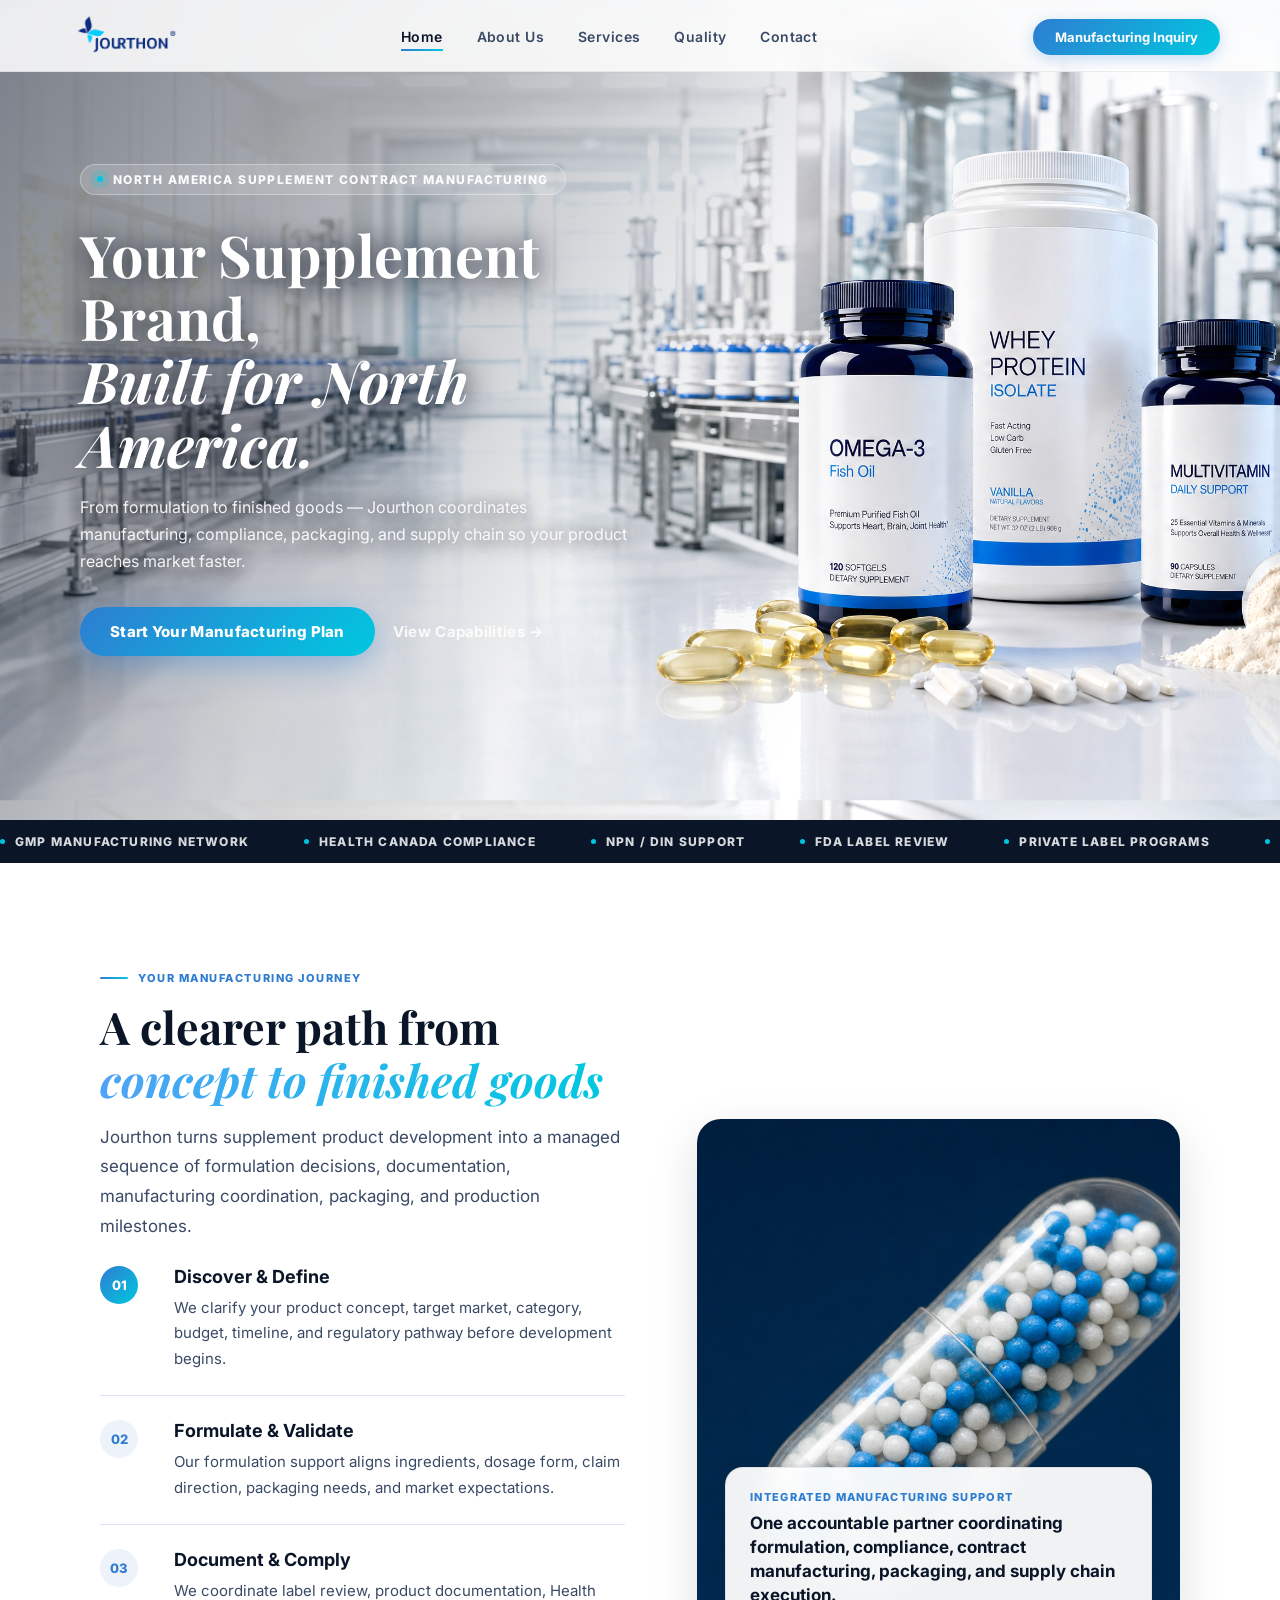
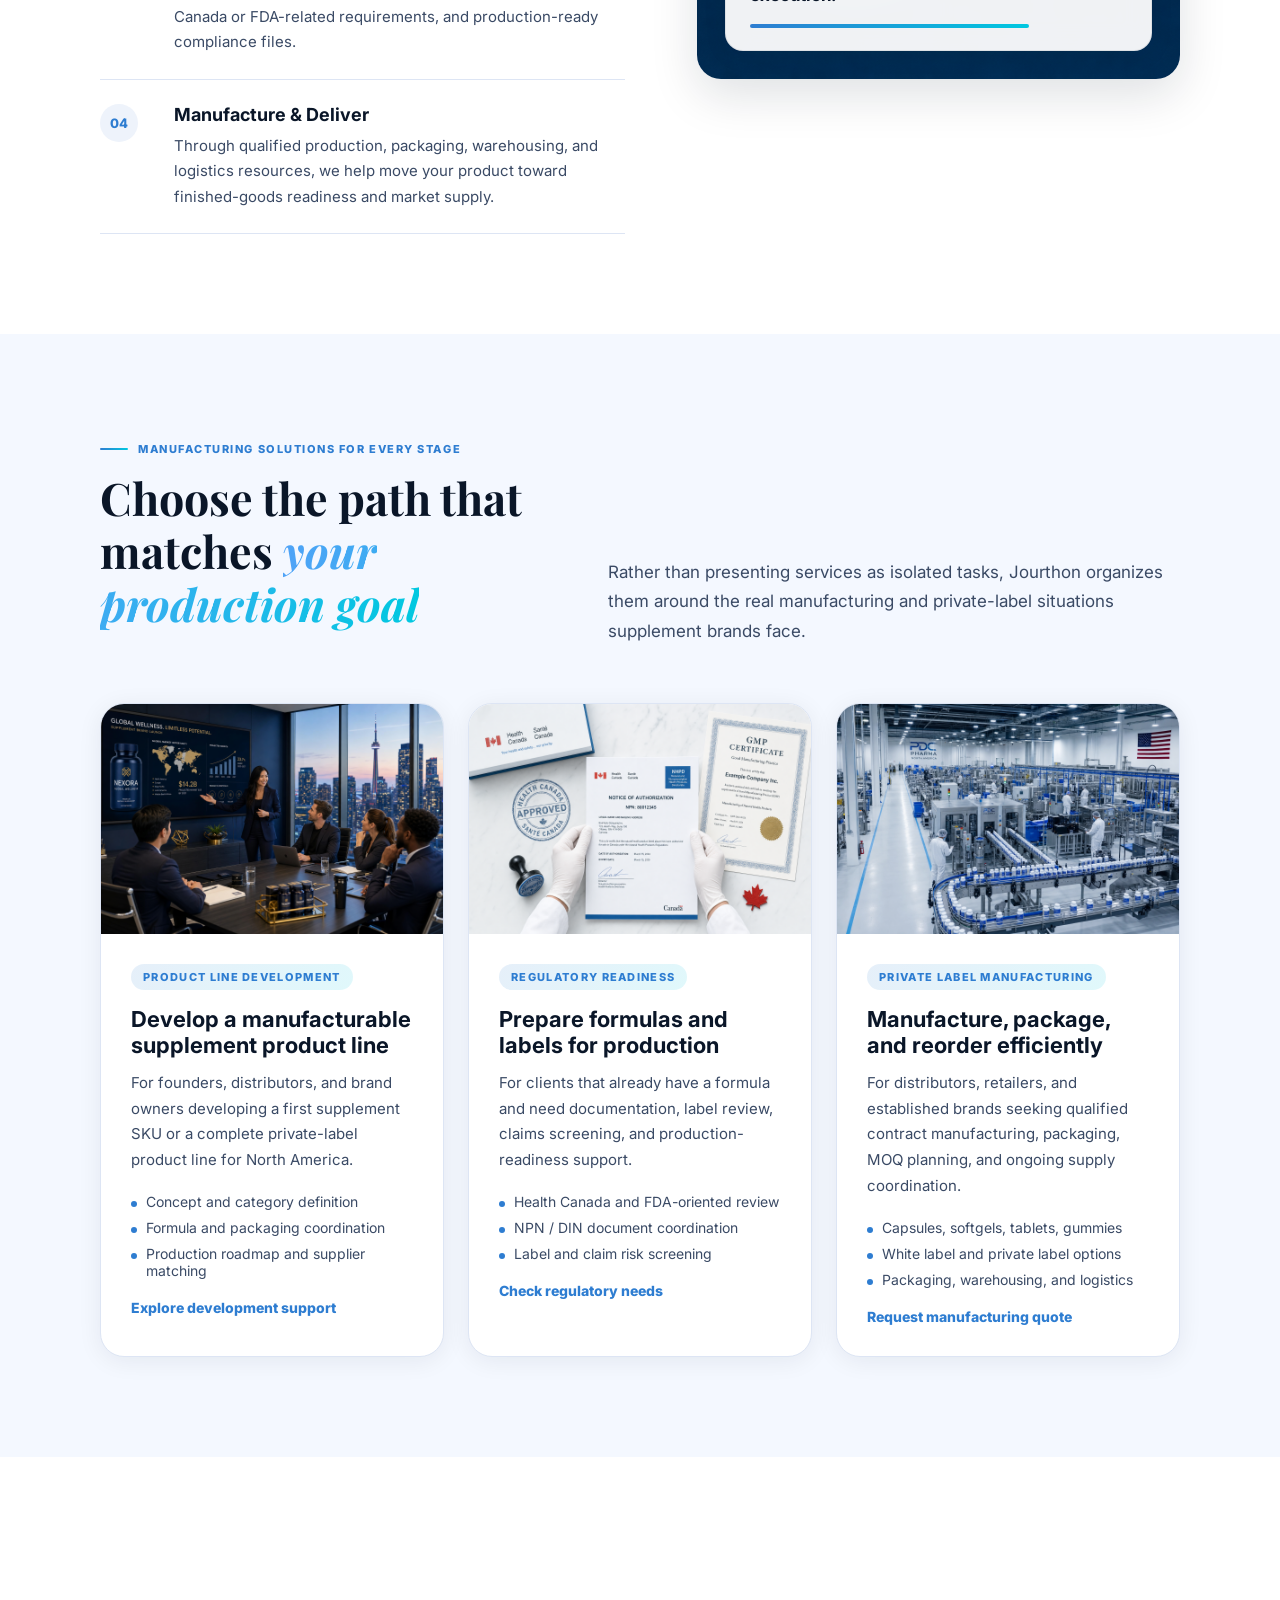
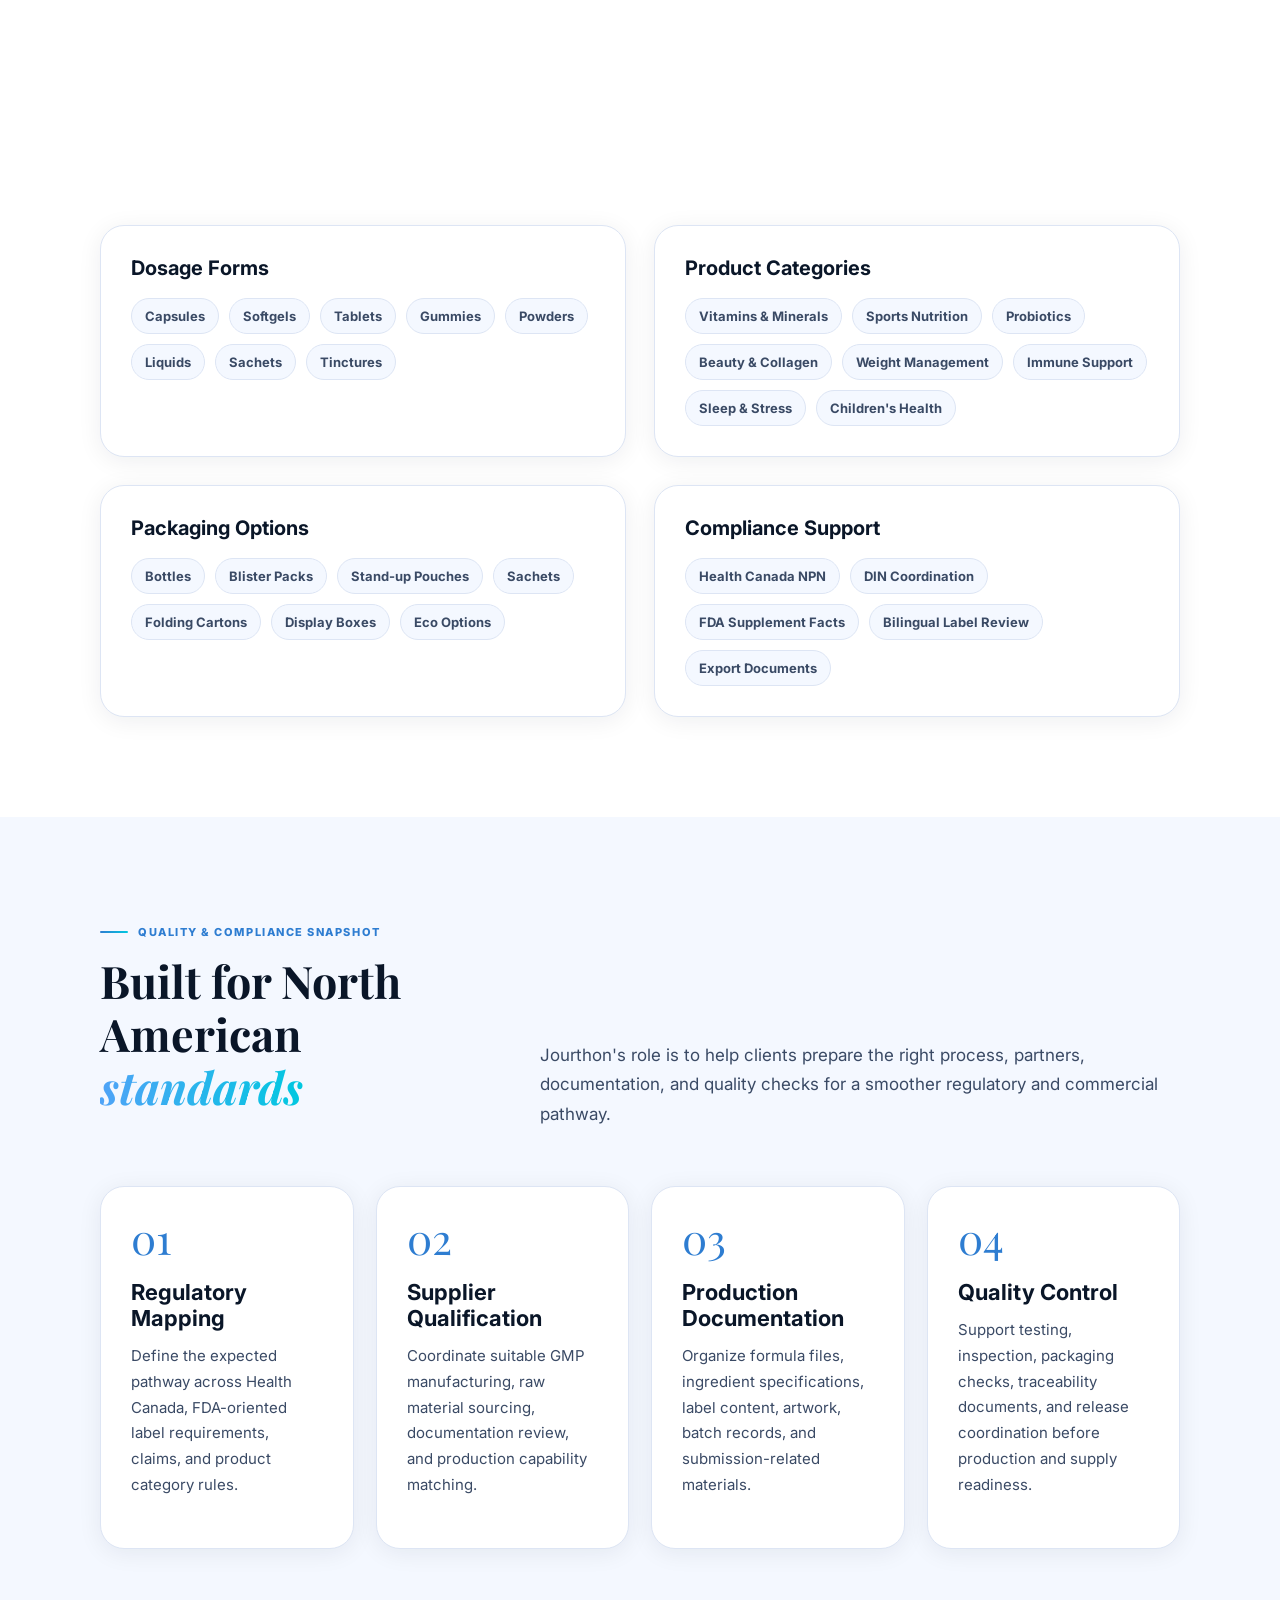
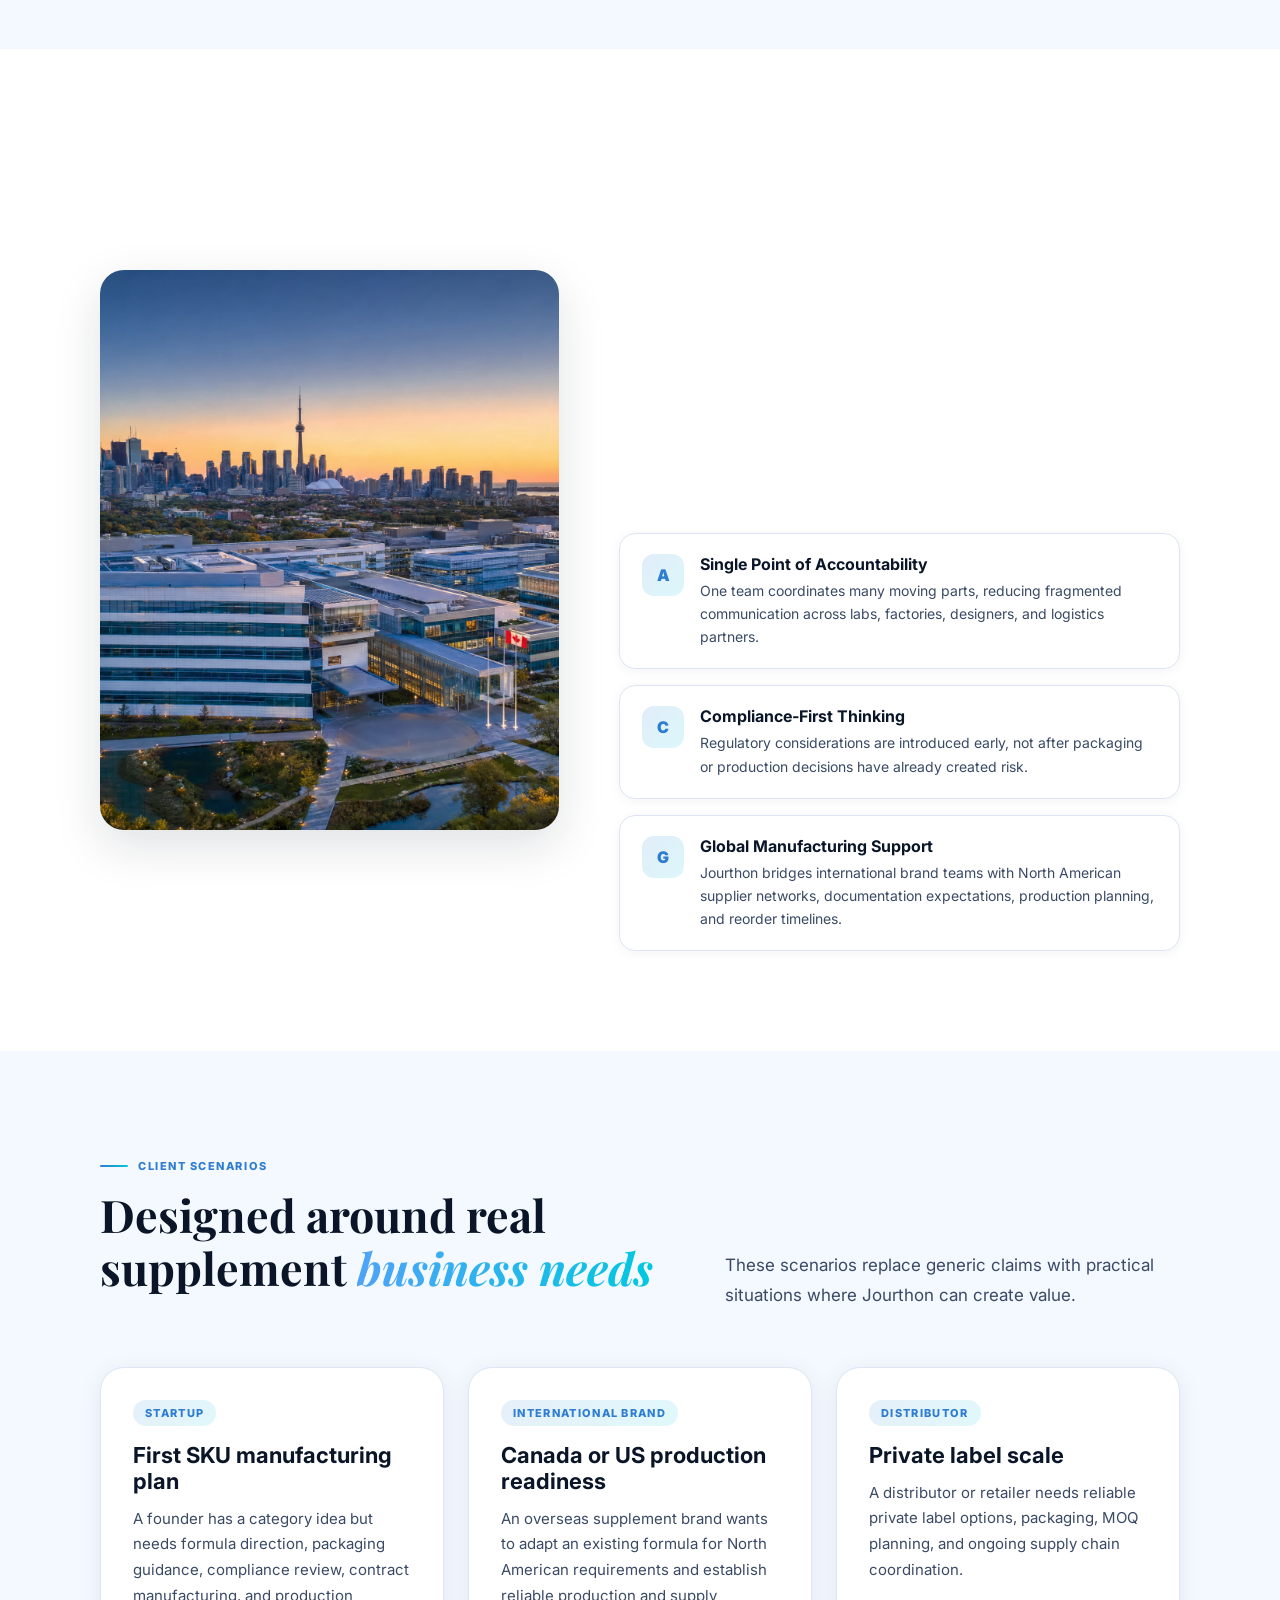
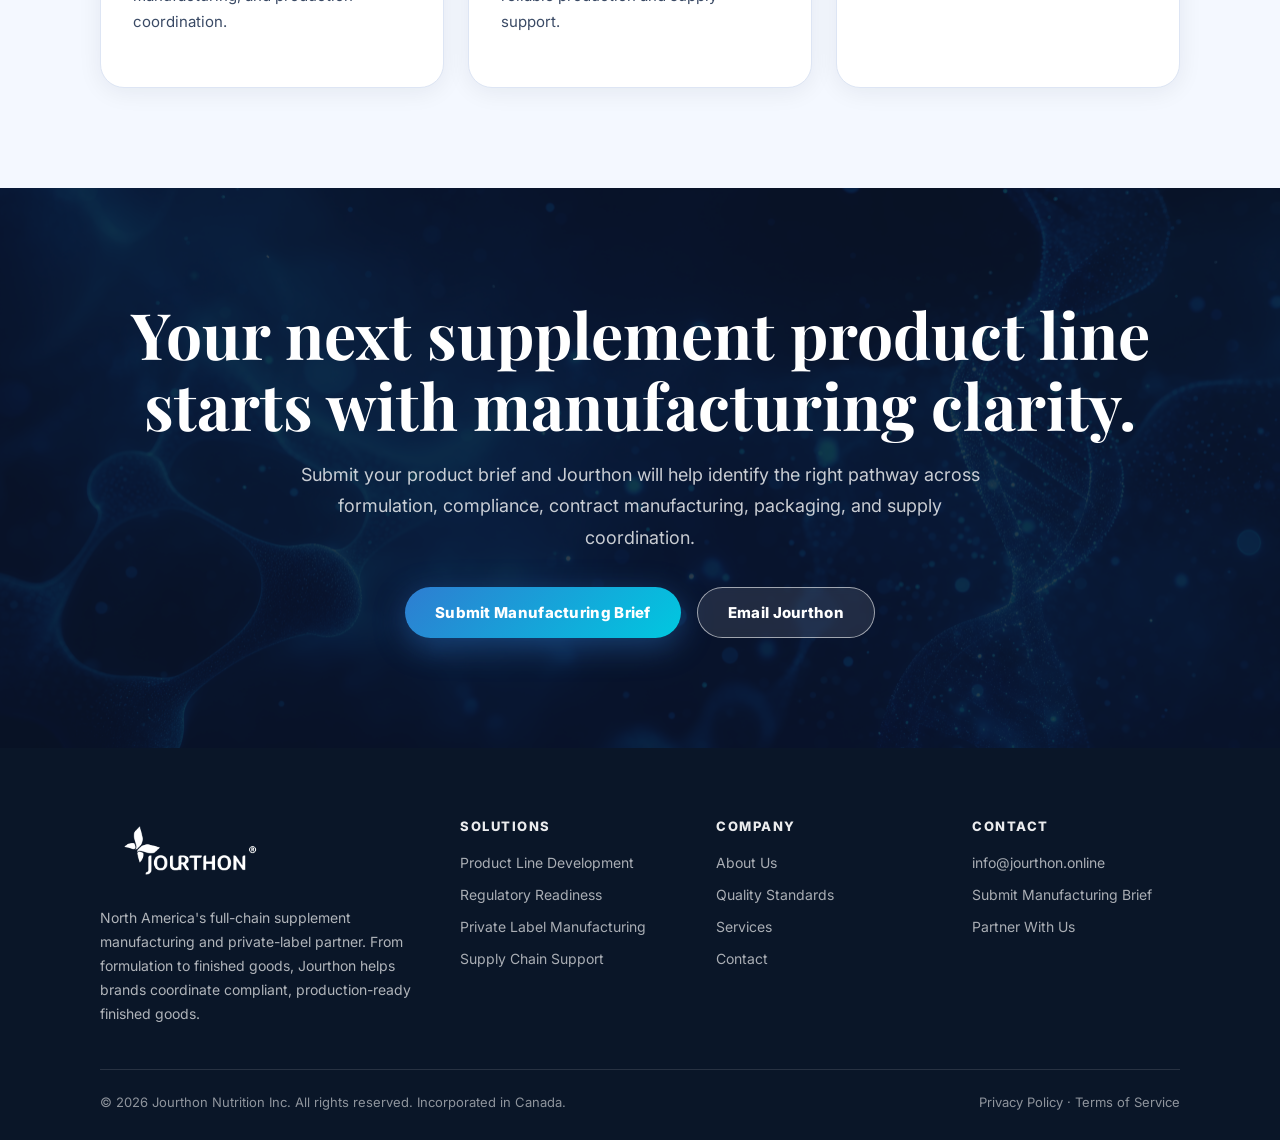
<file: index.html>
<!doctype html><html lang="en"><head><meta charset="utf-8"><meta name="viewport" content="width=device-width, initial-scale=1"><title>Jourthon Nutrition — North America Supplement Contract Manufacturing Partner</title><meta name="description" content="Jourthon Nutrition Inc. — North America supplement contract manufacturing and private-label partner."><link rel="stylesheet" href="style.css"></head><body><nav class="site-nav"><a class="nav-logo" href="index.html"><img src="images/jourthon_logo_color.webp" alt="Jourthon Nutrition"></a><ul class="nav-links"><li><a class="active" href="index.html">Home</a></li><li><a class="" href="about.html">About Us</a></li><li><a class="" href="services.html">Services</a></li><li><a class="" href="quality.html">Quality</a></li><li><a class="" href="contact.html">Contact</a></li></ul><div class="nav-cta"><a class="btn-primary-nav" href="contact.html#inquiry">Manufacturing Inquiry</a></div><button class="nav-hamburger" aria-label="Open menu"><span></span><span></span><span></span></button></nav><div class="mobile-menu"><a href="index.html">Home</a><a href="about.html">About Us</a><a href="services.html">Services</a><a href="quality.html">Quality</a><a href="contact.html">Contact</a><a class="btn-primary btn-mobile" href="contact.html#inquiry">Manufacturing Inquiry</a></div><header class="hero"><div class="hero-bg" style="background-image:url('images/hero_bg_pro.jpg')"></div><div class="hero-overlay"></div><div class="hero-content"><div class="eyebrow reveal"><span class="dot"></span>North America Supplement Contract Manufacturing</div><h1 class="hero-title reveal">Your Supplement Brand,<br><em>Built for North America.</em></h1><p class="hero-subtitle reveal">From formulation to finished goods — Jourthon coordinates manufacturing, compliance, packaging, and supply chain so your product reaches market faster.</p><div class="hero-actions reveal"><a class="btn-primary" href="contact.html#inquiry">Start Your Manufacturing Plan</a><a class="btn-ghost" href="services.html">View Capabilities →</a></div></div></header><div class="ticker"><div class="ticker-track"><span>GMP Manufacturing Network</span><span>Health Canada Compliance</span><span>NPN / DIN Support</span><span>FDA Label Review</span><span>Private Label Programs</span><span>Packaging Coordination</span><span>Global Market Entry</span><span>GMP Manufacturing Network</span><span>Health Canada Compliance</span><span>NPN / DIN Support</span><span>FDA Label Review</span><span>Private Label Programs</span><span>Packaging Coordination</span><span>Global Market Entry</span></div></div><section><div class="container journey-grid"><div><div class="section-kicker reveal">Your Manufacturing Journey</div><h2 class="section-title reveal">A clearer path from <em>concept to finished goods</em></h2><p class="section-subtitle reveal">Jourthon turns supplement product development into a managed sequence of formulation decisions, documentation, manufacturing coordination, packaging, and production milestones.</p><div class="steps reveal"><div class="step"><div class="step-num">01</div><div><h3>Discover & Define</h3><p>We clarify your product concept, target market, category, budget, timeline, and regulatory pathway before development begins.</p></div></div><div class="step"><div class="step-num">02</div><div><h3>Formulate & Validate</h3><p>Our formulation support aligns ingredients, dosage form, claim direction, packaging needs, and market expectations.</p></div></div><div class="step"><div class="step-num">03</div><div><h3>Document & Comply</h3><p>We coordinate label review, product documentation, Health Canada or FDA-related requirements, and production-ready compliance files.</p></div></div><div class="step"><div class="step-num">04</div><div><h3>Manufacture & Deliver</h3><p>Through qualified production, packaging, warehousing, and logistics resources, we help move your product toward finished-goods readiness and market supply.</p></div></div></div></div><div class="image-card reveal"><img src="images/service_formulation.jpg" alt="Supplement formulation and manufacturing planning"><div class="floating-proof"><small>Integrated Manufacturing Support</small><strong>One accountable partner coordinating formulation, compliance, contract manufacturing, packaging, and supply chain execution.</strong><div class="proof-line"></div></div></div></div></section><section class="light-section"><div class="container"><div class="section-header"><div><div class="section-kicker reveal">Manufacturing Solutions for Every Stage</div><h2 class="section-title reveal">Choose the path that matches <em>your production goal</em></h2></div><p class="section-subtitle reveal">Rather than presenting services as isolated tasks, Jourthon organizes them around the real manufacturing and private-label situations supplement brands face.</p></div><div class="cards-grid"><article class="solution-card reveal"><img src="images/service_market.jpg" alt="New supplement product line"><div class="solution-body"><span class="tag">Product Line Development</span><h3>Develop a manufacturable supplement product line</h3><p>For founders, distributors, and brand owners developing a first supplement SKU or a complete private-label product line for North America.</p><ul class="mini-list"><li>Concept and category definition</li><li>Formula and packaging coordination</li><li>Production roadmap and supplier matching</li></ul><a class="card-link" href="services.html#contract-manufacturing">Explore development support</a></div></article><article class="solution-card reveal"><img src="images/service_compliance.jpg" alt="Compliance fast track"><div class="solution-body"><span class="tag">Regulatory Readiness</span><h3>Prepare formulas and labels for production</h3><p>For clients that already have a formula and need documentation, label review, claims screening, and production-readiness support.</p><ul class="mini-list"><li>Health Canada and FDA-oriented review</li><li>NPN / DIN document coordination</li><li>Label and claim risk screening</li></ul><a class="card-link" href="services.html#regulatory-compliance">Check regulatory needs</a></div></article><article class="solution-card reveal"><img src="images/service_supplychain.jpg" alt="Manufacturing supply chain"><div class="solution-body"><span class="tag">Private Label Manufacturing</span><h3>Manufacture, package, and reorder efficiently</h3><p>For distributors, retailers, and established brands seeking qualified contract manufacturing, packaging, MOQ planning, and ongoing supply coordination.</p><ul class="mini-list"><li>Capsules, softgels, tablets, gummies</li><li>White label and private label options</li><li>Packaging, warehousing, and logistics</li></ul><a class="card-link" href="services.html#nutritional-supplements">Request manufacturing quote</a></div></article></div></div></section><section><div class="container"><div class="section-header"><div><div class="section-kicker reveal">Capabilities</div><h2 class="section-title reveal">Dosage forms, categories, and packaging <em>under one program</em></h2></div><p class="section-subtitle reveal">This capability snapshot helps potential partners quickly understand what Jourthon can coordinate across the supplement lifecycle.</p></div><div class="capability-wrap"><div class="cap-card reveal"><h3>Dosage Forms</h3><div class="chips"><span class="chip">Capsules</span><span class="chip">Softgels</span><span class="chip">Tablets</span><span class="chip">Gummies</span><span class="chip">Powders</span><span class="chip">Liquids</span><span class="chip">Sachets</span><span class="chip">Tinctures</span></div></div><div class="cap-card reveal"><h3>Product Categories</h3><div class="chips"><span class="chip">Vitamins & Minerals</span><span class="chip">Sports Nutrition</span><span class="chip">Probiotics</span><span class="chip">Beauty & Collagen</span><span class="chip">Weight Management</span><span class="chip">Immune Support</span><span class="chip">Sleep & Stress</span><span class="chip">Children's Health</span></div></div><div class="cap-card reveal"><h3>Packaging Options</h3><div class="chips"><span class="chip">Bottles</span><span class="chip">Blister Packs</span><span class="chip">Stand-up Pouches</span><span class="chip">Sachets</span><span class="chip">Folding Cartons</span><span class="chip">Display Boxes</span><span class="chip">Eco Options</span></div></div><div class="cap-card reveal"><h3>Compliance Support</h3><div class="chips"><span class="chip">Health Canada NPN</span><span class="chip">DIN Coordination</span><span class="chip">FDA Supplement Facts</span><span class="chip">Bilingual Label Review</span><span class="chip">Export Documents</span></div></div></div></div></section><section class="light-section"><div class="container"><div class="section-header"><div><div class="section-kicker reveal">Quality & Compliance Snapshot</div><h2 class="section-title reveal">Built for North American <em>standards</em></h2></div><p class="section-subtitle reveal">Jourthon's role is to help clients prepare the right process, partners, documentation, and quality checks for a smoother regulatory and commercial pathway.</p></div><div class="quality-grid"><article class="quality-card reveal"><div class="quality-num">01</div><h3>Regulatory Mapping</h3><p>Define the expected pathway across Health Canada, FDA-oriented label requirements, claims, and product category rules.</p></article><article class="quality-card reveal"><div class="quality-num">02</div><h3>Supplier Qualification</h3><p>Coordinate suitable GMP manufacturing, raw material sourcing, documentation review, and production capability matching.</p></article><article class="quality-card reveal"><div class="quality-num">03</div><h3>Production Documentation</h3><p>Organize formula files, ingredient specifications, label content, artwork, batch records, and submission-related materials.</p></article><article class="quality-card reveal"><div class="quality-num">04</div><h3>Quality Control</h3><p>Support testing, inspection, packaging checks, traceability documents, and release coordination before production and supply readiness.</p></article></div></div></section><section><div class="container why-grid"><div class="image-card reveal"><img src="images/about_bg.jpg" alt="Jourthon North America supplement partner"></div><div><div class="section-kicker reveal">Why Jourthon</div><h2 class="section-title reveal">The partner that understands <em>science, compliance, and production execution</em></h2><p class="section-subtitle reveal">Most service providers focus on one step. Jourthon connects formulation, documentation, manufacturing, packaging, and supply coordination so founders, distributors, and international brands can move with greater clarity.</p><div class="feature-list reveal"><div class="feature"><div class="feature-icon">A</div><div><h3>Single Point of Accountability</h3><p>One team coordinates many moving parts, reducing fragmented communication across labs, factories, designers, and logistics partners.</p></div></div><div class="feature"><div class="feature-icon">C</div><div><h3>Compliance-First Thinking</h3><p>Regulatory considerations are introduced early, not after packaging or production decisions have already created risk.</p></div></div><div class="feature"><div class="feature-icon">G</div><div><h3>Global Manufacturing Support</h3><p>Jourthon bridges international brand teams with North American supplier networks, documentation expectations, production planning, and reorder timelines.</p></div></div></div></div></div></section><section class="light-section"><div class="container"><div class="section-header"><div><div class="section-kicker reveal">Client Scenarios</div><h2 class="section-title reveal">Designed around real supplement <em>business needs</em></h2></div><p class="section-subtitle reveal">These scenarios replace generic claims with practical situations where Jourthon can create value.</p></div><div class="scenario-grid"><article class="scenario-card reveal"><span class="tag">Startup</span><h3>First SKU manufacturing plan</h3><p>A founder has a category idea but needs formula direction, packaging guidance, compliance review, contract manufacturing, and production coordination.</p></article><article class="scenario-card reveal"><span class="tag">International Brand</span><h3>Canada or US production readiness</h3><p>An overseas supplement brand wants to adapt an existing formula for North American requirements and establish reliable production and supply support.</p></article><article class="scenario-card reveal"><span class="tag">Distributor</span><h3>Private label scale</h3><p>A distributor or retailer needs reliable private label options, packaging, MOQ planning, and ongoing supply chain coordination.</p></article></div></div></section><section class="cta"><div class="cta-bg" style="background-image:url('images/cta_bg.jpg')"></div><div class="container reveal"><h2>Your next supplement product line starts with manufacturing clarity.</h2><p>Submit your product brief and Jourthon will help identify the right pathway across formulation, compliance, contract manufacturing, packaging, and supply coordination.</p><div class="cta-actions"><a class="btn-primary" href="contact.html#inquiry">Submit Manufacturing Brief</a><a class="btn-secondary" href="mailto:info@jourthon.online">Email Jourthon</a></div></div></section><footer><div class="container"><div class="footer-grid"><div><a class="footer-logo" href="index.html"><img src="images/jourthon_logo_white.webp" alt="Jourthon Nutrition"></a><p class="footer-desc">North America's full-chain supplement manufacturing and private-label partner. From formulation to finished goods, Jourthon helps brands coordinate compliant, production-ready finished goods.</p></div><div><div class="footer-title">Solutions</div><ul class="footer-links"><li><a href="services.html#contract-manufacturing">Product Line Development</a></li><li><a href="services.html#regulatory-compliance">Regulatory Readiness</a></li><li><a href="services.html#nutritional-supplements">Private Label Manufacturing</a></li><li><a href="services.html#packaging">Supply Chain Support</a></li></ul></div><div><div class="footer-title">Company</div><ul class="footer-links"><li><a href="about.html">About Us</a></li><li><a href="quality.html">Quality Standards</a></li><li><a href="services.html">Services</a></li><li><a href="contact.html">Contact</a></li></ul></div><div><div class="footer-title">Contact</div><ul class="footer-links"><li><a href="mailto:info@jourthon.online">info@jourthon.online</a></li><li><a href="contact.html#inquiry">Submit Manufacturing Brief</a></li><li><a href="contact.html">Partner With Us</a></li></ul></div></div><div class="footer-bottom"><div>© 2026 Jourthon Nutrition Inc. All rights reserved. Incorporated in Canada.</div><div>Privacy Policy · Terms of Service</div></div></div></footer><script src="script.js"></script></body></html>
</file>
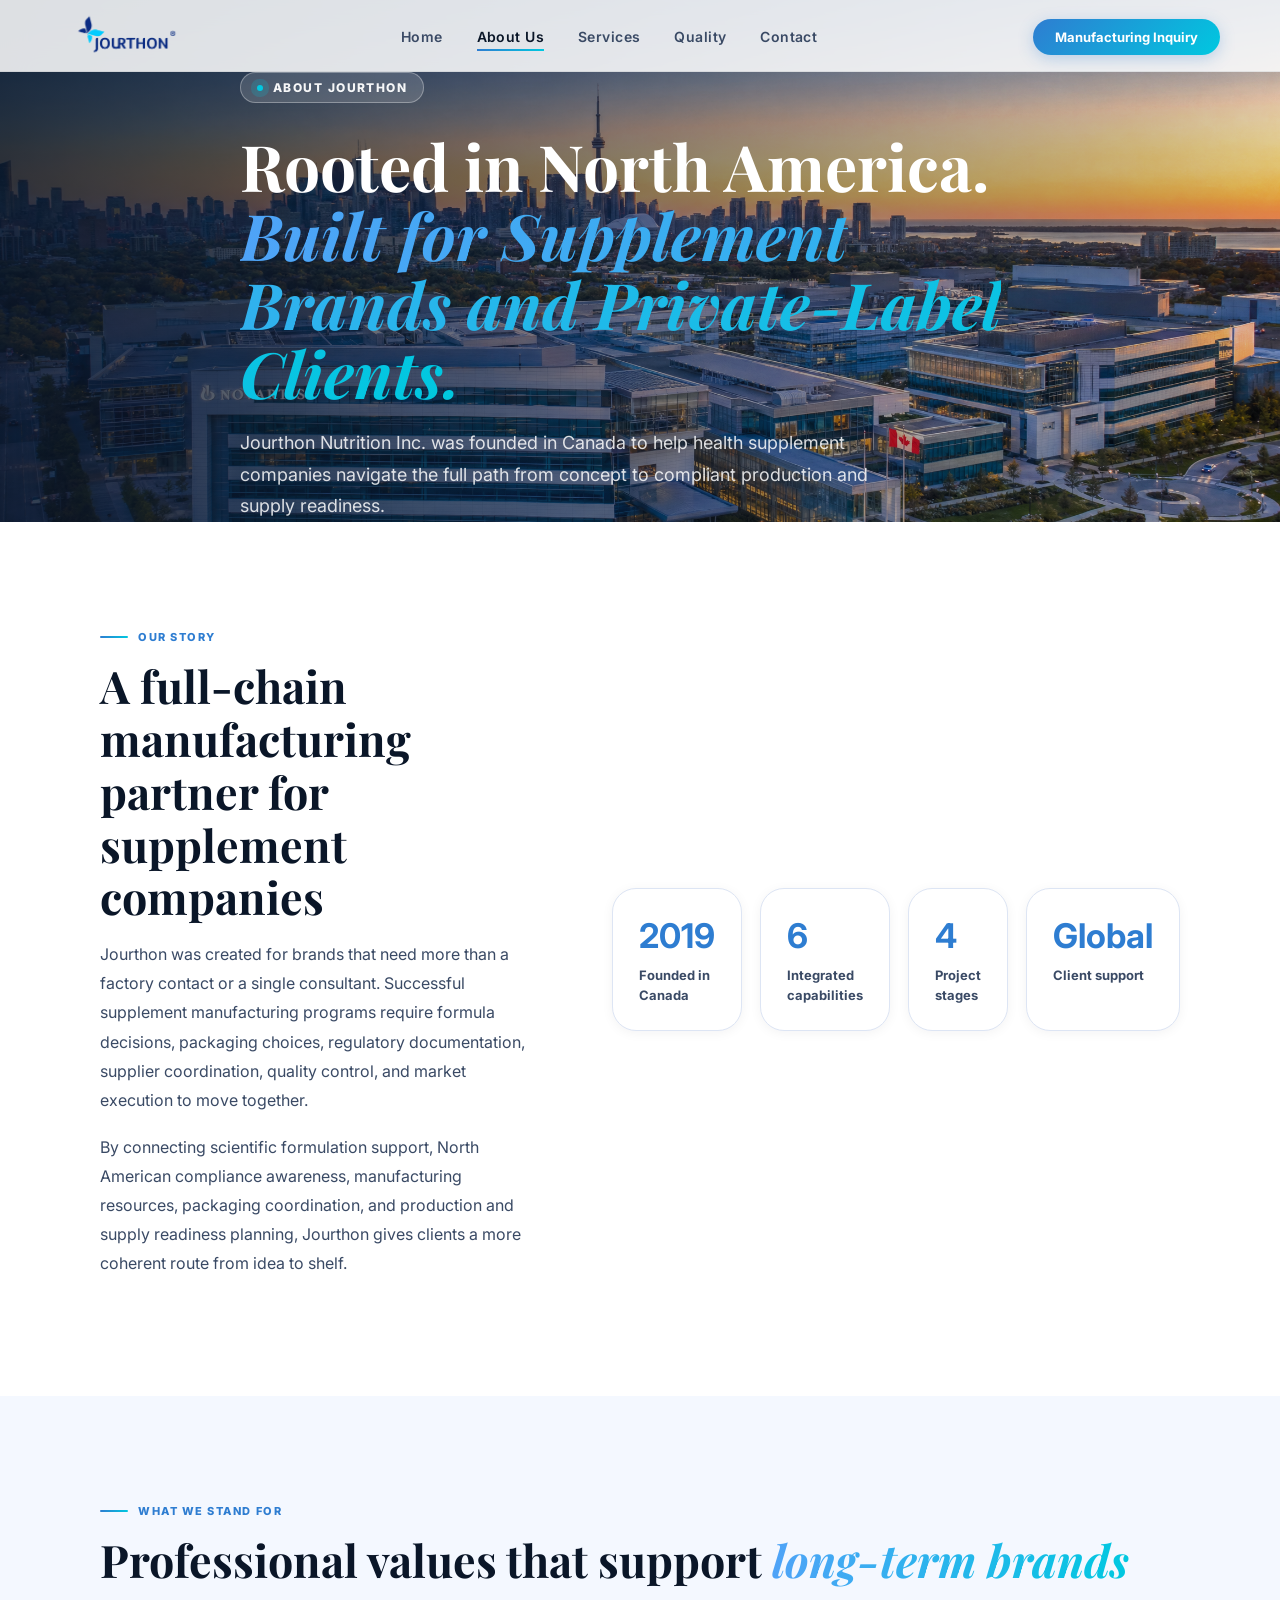
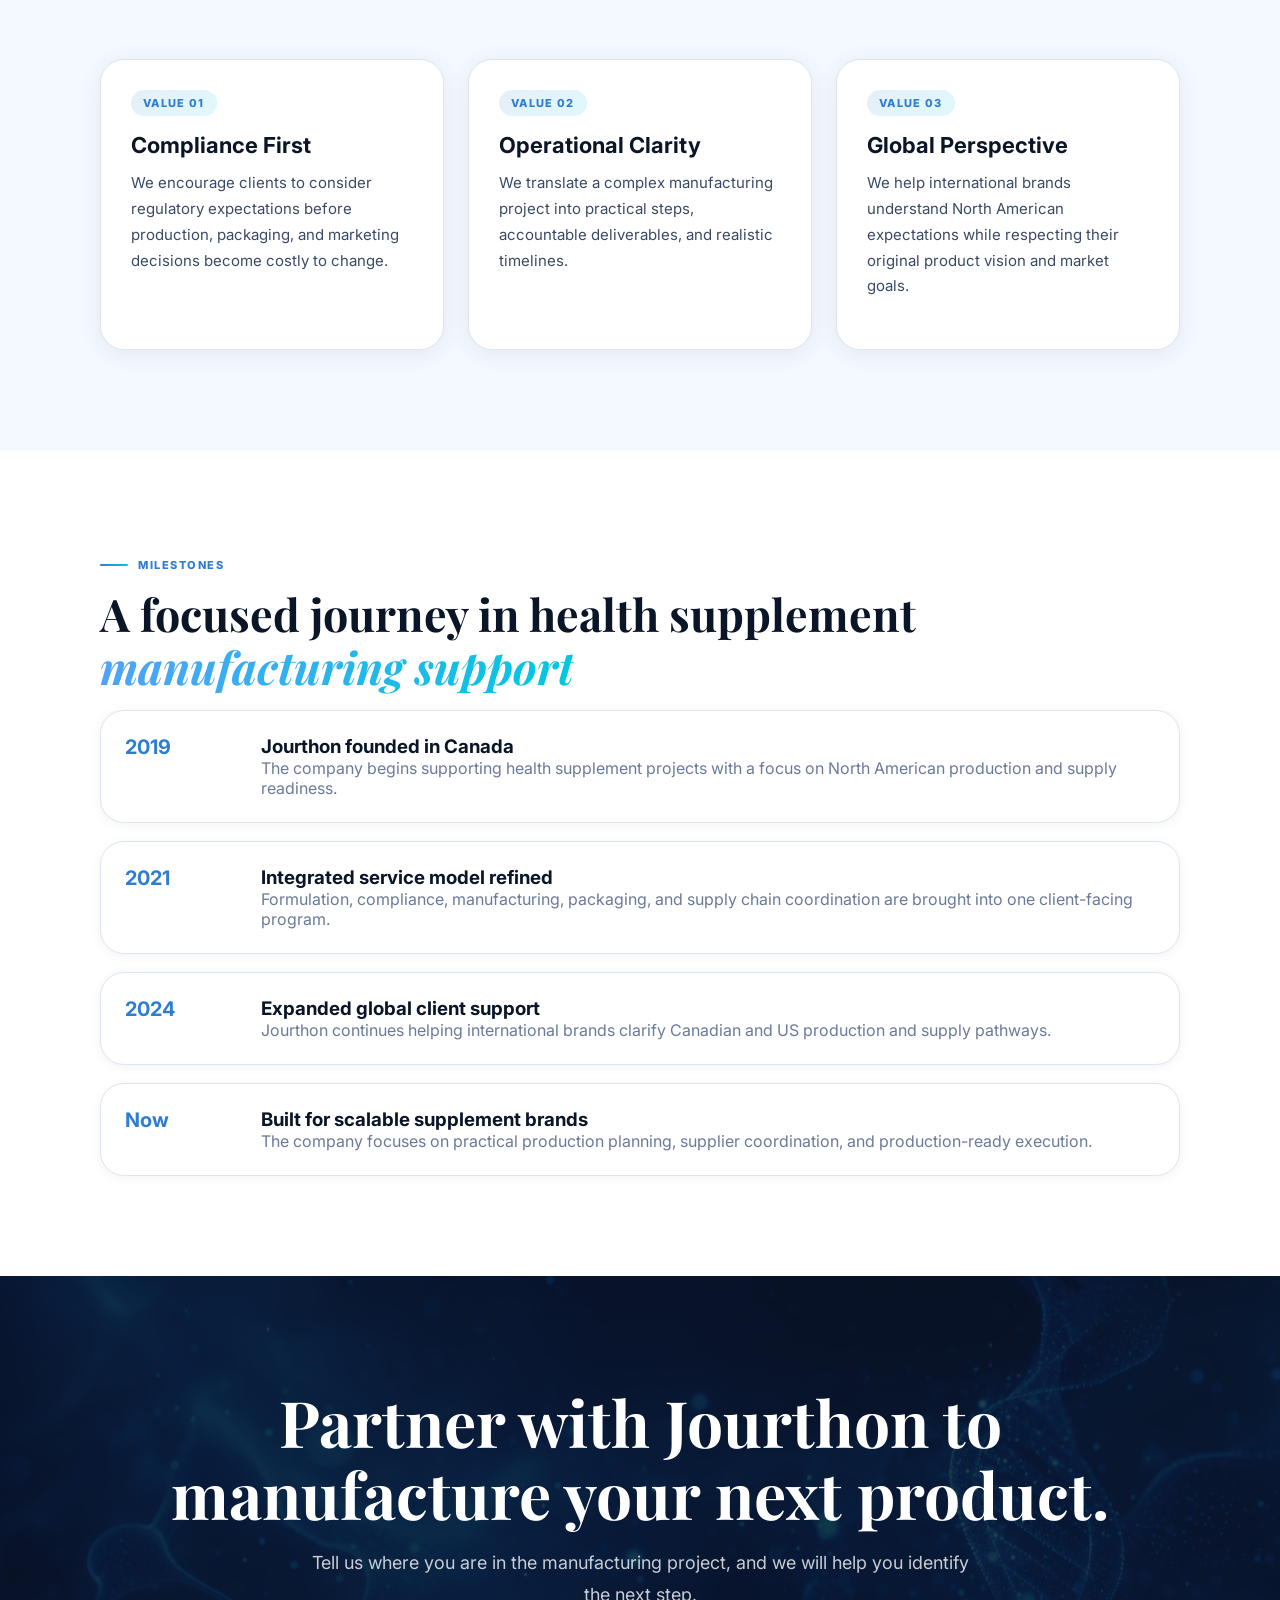
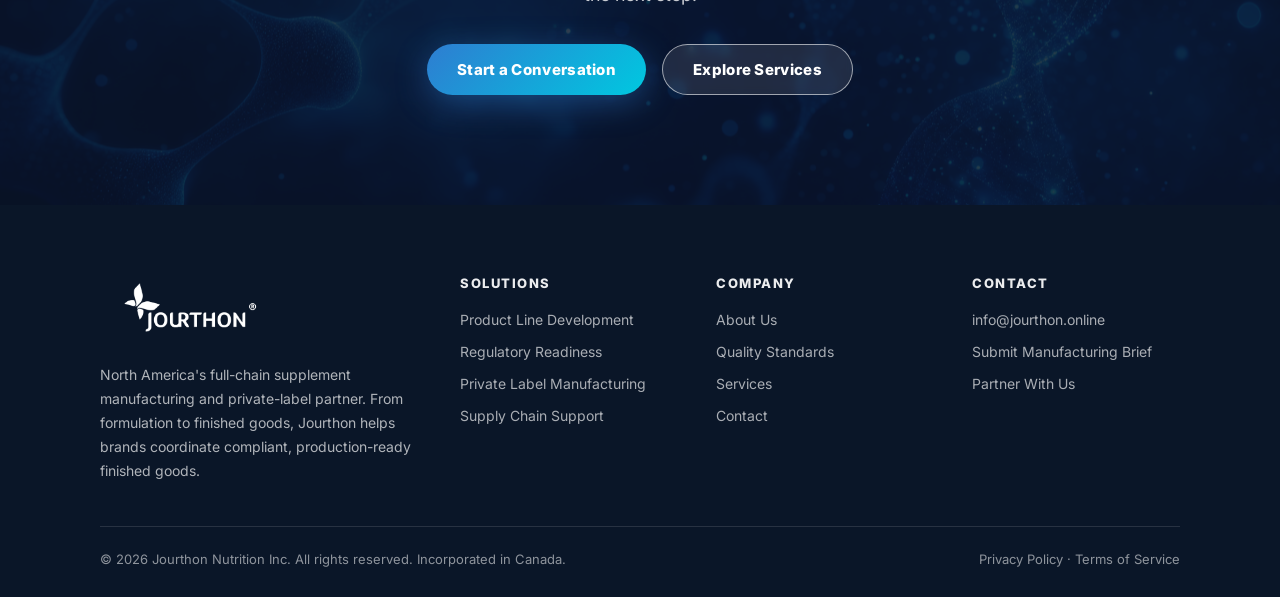
<file: about.html>
<!doctype html><html lang="en"><head><meta charset="utf-8"><meta name="viewport" content="width=device-width, initial-scale=1"><title>About Jourthon Nutrition</title><meta name="description" content="Jourthon Nutrition Inc. — North America supplement contract manufacturing and private-label partner."><link rel="stylesheet" href="style.css"></head><body><nav class="site-nav"><a class="nav-logo" href="index.html"><img src="images/jourthon_logo_color.webp" alt="Jourthon Nutrition"></a><ul class="nav-links"><li><a class="" href="index.html">Home</a></li><li><a class="active" href="about.html">About Us</a></li><li><a class="" href="services.html">Services</a></li><li><a class="" href="quality.html">Quality</a></li><li><a class="" href="contact.html">Contact</a></li></ul><div class="nav-cta"><a class="btn-primary-nav" href="contact.html#inquiry">Manufacturing Inquiry</a></div><button class="nav-hamburger" aria-label="Open menu"><span></span><span></span><span></span></button></nav><div class="mobile-menu"><a href="index.html">Home</a><a href="about.html">About Us</a><a href="services.html">Services</a><a href="quality.html">Quality</a><a href="contact.html">Contact</a><a class="btn-primary btn-mobile" href="contact.html#inquiry">Manufacturing Inquiry</a></div><header class="page-hero"><div class="page-hero-bg" style="background-image:url('images/about_bg.jpg')"></div><div class="page-hero-content"><div class="eyebrow reveal"><span class="dot"></span>About Jourthon</div><h1 class="page-title reveal">Rooted in North America. <em>Built for Supplement Brands and Private-Label Clients.</em></h1><p class="page-subtitle reveal">Jourthon Nutrition Inc. was founded in Canada to help health supplement companies navigate the full path from concept to compliant production and supply readiness.</p></div></header><section><div class="container two-col"><div class="copy reveal"><div class="section-kicker">Our Story</div><h2 class="section-title">A full-chain manufacturing partner for supplement companies</h2><p>Jourthon was created for brands that need more than a factory contact or a single consultant. Successful supplement manufacturing programs require formula decisions, packaging choices, regulatory documentation, supplier coordination, quality control, and market execution to move together.</p><p>By connecting scientific formulation support, North American compliance awareness, manufacturing resources, packaging coordination, and production and supply readiness planning, Jourthon gives clients a more coherent route from idea to shelf.</p></div><div class="stats-grid reveal"><div class="stat-card"><strong>2019</strong><span>Founded in Canada</span></div><div class="stat-card"><strong>6</strong><span>Integrated capabilities</span></div><div class="stat-card"><strong>4</strong><span>Project stages</span></div><div class="stat-card"><strong>Global</strong><span>Client support</span></div></div></div></section><section class="light-section"><div class="container"><div class="section-header"><div><div class="section-kicker reveal">What We Stand For</div><h2 class="section-title reveal">Professional values that support <em>long-term brands</em></h2></div></div><div class="cards-grid"><article class="value-card reveal"><div class="solution-body"><span class="tag">Value 01</span><h3>Compliance First</h3><p>We encourage clients to consider regulatory expectations before production, packaging, and marketing decisions become costly to change.</p></div></article><article class="value-card reveal"><div class="solution-body"><span class="tag">Value 02</span><h3>Operational Clarity</h3><p>We translate a complex manufacturing project into practical steps, accountable deliverables, and realistic timelines.</p></div></article><article class="value-card reveal"><div class="solution-body"><span class="tag">Value 03</span><h3>Global Perspective</h3><p>We help international brands understand North American expectations while respecting their original product vision and market goals.</p></div></article></div></div></section><section><div class="container"><div class="section-kicker reveal">Milestones</div><h2 class="section-title reveal">A focused journey in health supplement <em>manufacturing support</em></h2><div class="timeline reveal"><div class="milestone"><strong>2019</strong><div><h3>Jourthon founded in Canada</h3><p class="muted">The company begins supporting health supplement projects with a focus on North American production and supply readiness.</p></div></div><div class="milestone"><strong>2021</strong><div><h3>Integrated service model refined</h3><p class="muted">Formulation, compliance, manufacturing, packaging, and supply chain coordination are brought into one client-facing program.</p></div></div><div class="milestone"><strong>2024</strong><div><h3>Expanded global client support</h3><p class="muted">Jourthon continues helping international brands clarify Canadian and US production and supply pathways.</p></div></div><div class="milestone"><strong>Now</strong><div><h3>Built for scalable supplement brands</h3><p class="muted">The company focuses on practical production planning, supplier coordination, and production-ready execution.</p></div></div></div></div></section><section class="cta"><div class="cta-bg" style="background-image:url('images/cta_bg.jpg')"></div><div class="container reveal"><h2>Partner with Jourthon to manufacture your next product.</h2><p>Tell us where you are in the manufacturing project, and we will help you identify the next step.</p><div class="cta-actions"><a class="btn-primary" href="contact.html#inquiry">Start a Conversation</a><a class="btn-secondary" href="services.html">Explore Services</a></div></div></section><footer><div class="container"><div class="footer-grid"><div><a class="footer-logo" href="index.html"><img src="images/jourthon_logo_white.webp" alt="Jourthon Nutrition"></a><p class="footer-desc">North America's full-chain supplement manufacturing and private-label partner. From formulation to finished goods, Jourthon helps brands coordinate compliant, production-ready finished goods.</p></div><div><div class="footer-title">Solutions</div><ul class="footer-links"><li><a href="services.html#contract-manufacturing">Product Line Development</a></li><li><a href="services.html#regulatory-compliance">Regulatory Readiness</a></li><li><a href="services.html#nutritional-supplements">Private Label Manufacturing</a></li><li><a href="services.html#packaging">Supply Chain Support</a></li></ul></div><div><div class="footer-title">Company</div><ul class="footer-links"><li><a href="about.html">About Us</a></li><li><a href="quality.html">Quality Standards</a></li><li><a href="services.html">Services</a></li><li><a href="contact.html">Contact</a></li></ul></div><div><div class="footer-title">Contact</div><ul class="footer-links"><li><a href="mailto:info@jourthon.online">info@jourthon.online</a></li><li><a href="contact.html#inquiry">Submit Manufacturing Brief</a></li><li><a href="contact.html">Partner With Us</a></li></ul></div></div><div class="footer-bottom"><div>© 2026 Jourthon Nutrition Inc. All rights reserved. Incorporated in Canada.</div><div>Privacy Policy · Terms of Service</div></div></div></footer><script src="script.js"></script></body></html>
</file>
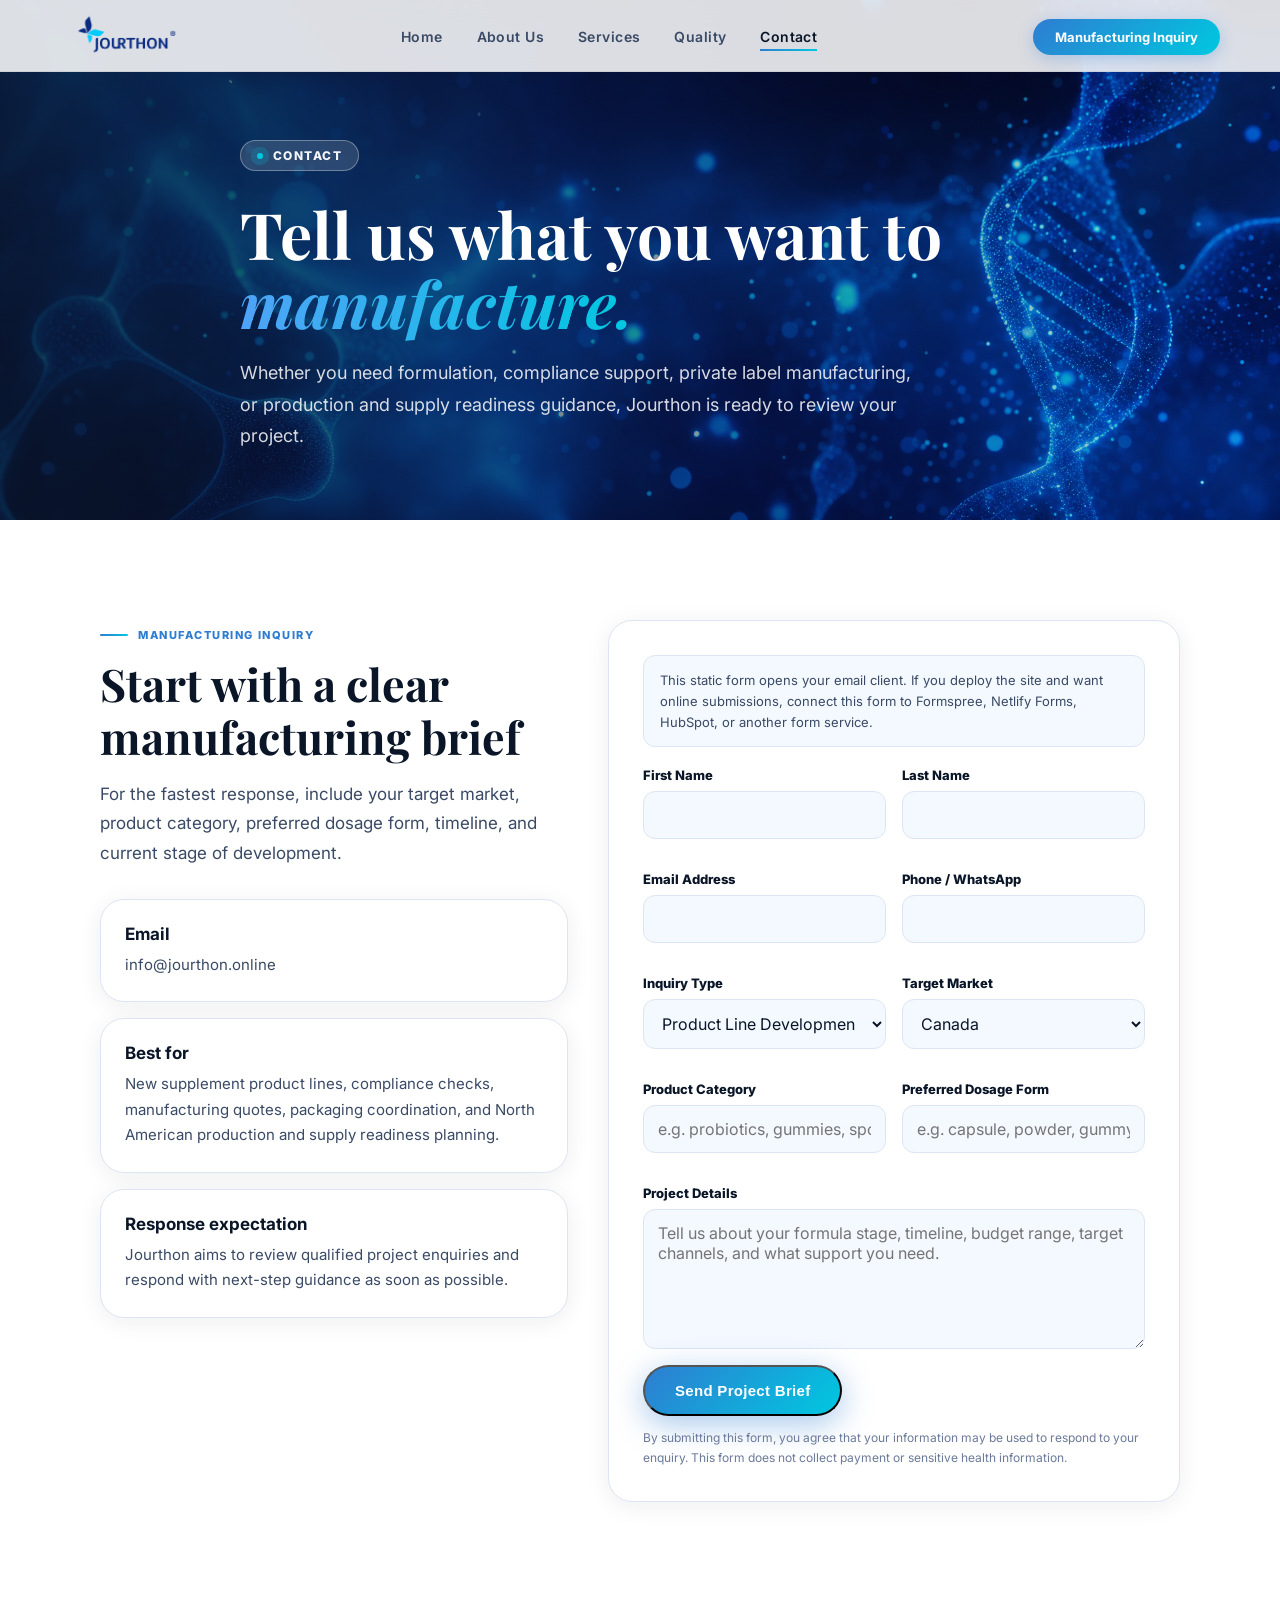
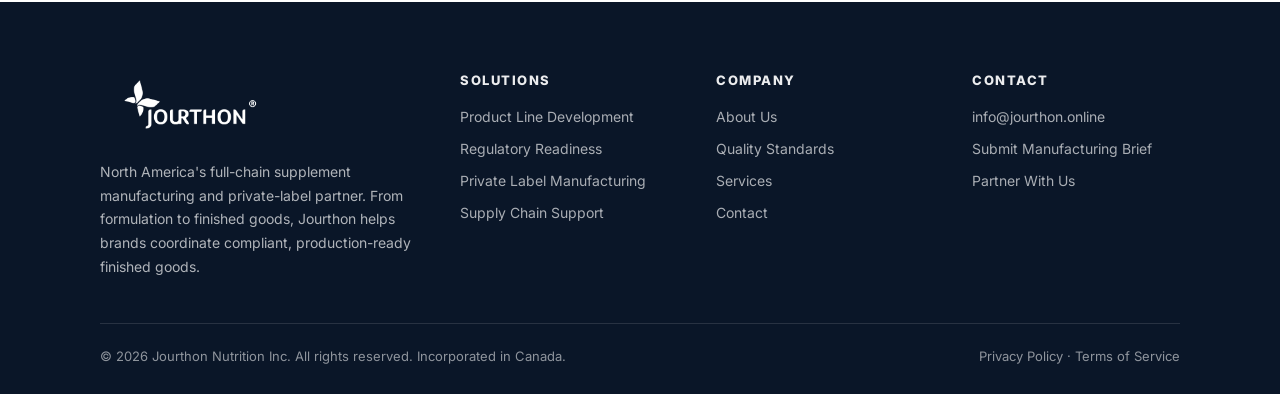
<file: contact.html>
<!doctype html><html lang="en"><head><meta charset="utf-8"><meta name="viewport" content="width=device-width, initial-scale=1"><title>Contact Jourthon Nutrition</title><meta name="description" content="Jourthon Nutrition Inc. — North America supplement contract manufacturing and private-label partner."><link rel="stylesheet" href="style.css"></head><body><nav class="site-nav"><a class="nav-logo" href="index.html"><img src="images/jourthon_logo_color.webp" alt="Jourthon Nutrition"></a><ul class="nav-links"><li><a class="" href="index.html">Home</a></li><li><a class="" href="about.html">About Us</a></li><li><a class="" href="services.html">Services</a></li><li><a class="" href="quality.html">Quality</a></li><li><a class="active" href="contact.html">Contact</a></li></ul><div class="nav-cta"><a class="btn-primary-nav" href="contact.html#inquiry">Manufacturing Inquiry</a></div><button class="nav-hamburger" aria-label="Open menu"><span></span><span></span><span></span></button></nav><div class="mobile-menu"><a href="index.html">Home</a><a href="about.html">About Us</a><a href="services.html">Services</a><a href="quality.html">Quality</a><a href="contact.html">Contact</a><a class="btn-primary btn-mobile" href="contact.html#inquiry">Manufacturing Inquiry</a></div><header class="page-hero"><div class="page-hero-bg" style="background-image:url('images/cta_bg.jpg')"></div><div class="page-hero-content"><div class="eyebrow reveal"><span class="dot"></span>Contact</div><h1 class="page-title reveal">Tell us what you want to <em>manufacture.</em></h1><p class="page-subtitle reveal">Whether you need formulation, compliance support, private label manufacturing, or production and supply readiness guidance, Jourthon is ready to review your project.</p></div></header><section id="inquiry"><div class="container contact-layout"><div class="reveal"><div class="section-kicker">Manufacturing Inquiry</div><h2 class="section-title">Start with a clear manufacturing brief</h2><p class="section-subtitle">For the fastest response, include your target market, product category, preferred dosage form, timeline, and current stage of development.</p><div class="contact-list" style="margin-top:30px"><div class="contact-card"><h3>Email</h3><p><a href="mailto:info@jourthon.online">info@jourthon.online</a></p></div><div class="contact-card"><h3>Best for</h3><p>New supplement product lines, compliance checks, manufacturing quotes, packaging coordination, and North American production and supply readiness planning.</p></div><div class="contact-card"><h3>Response expectation</h3><p>Jourthon aims to review qualified project enquiries and respond with next-step guidance as soon as possible.</p></div></div></div><form class="form reveal" action="mailto:info@jourthon.online" method="post" enctype="text/plain"><div class="static-note">This static form opens your email client. If you deploy the site and want online submissions, connect this form to Formspree, Netlify Forms, HubSpot, or another form service.</div><div class="form-grid"><div class="field"><label>First Name</label><input name="First Name" required></div><div class="field"><label>Last Name</label><input name="Last Name" required></div><div class="field"><label>Email Address</label><input type="email" name="Email" required></div><div class="field"><label>Phone / WhatsApp</label><input name="Phone"></div><div class="field"><label>Inquiry Type</label><select name="Inquiry Type"><option>Product Line Development</option><option>Compliance Check</option><option>Private Label Manufacturing</option><option>Packaging & Labelling</option><option>Supply Chain Support</option><option>Partnership</option></select></div><div class="field"><label>Target Market</label><select name="Target Market"><option>Canada</option><option>United States</option><option>Canada and United States</option><option>Global / Not Sure Yet</option></select></div><div class="field"><label>Product Category</label><input name="Product Category" placeholder="e.g. probiotics, gummies, sports nutrition"></div><div class="field"><label>Preferred Dosage Form</label><input name="Dosage Form" placeholder="e.g. capsule, powder, gummy"></div><div class="field full"><label>Project Details</label><textarea name="Project Details" placeholder="Tell us about your formula stage, timeline, budget range, target channels, and what support you need."></textarea></div></div><button class="btn-primary" type="submit">Send Project Brief</button><p class="form-note">By submitting this form, you agree that your information may be used to respond to your enquiry. This form does not collect payment or sensitive health information.</p></form></div></section><footer><div class="container"><div class="footer-grid"><div><a class="footer-logo" href="index.html"><img src="images/jourthon_logo_white.webp" alt="Jourthon Nutrition"></a><p class="footer-desc">North America's full-chain supplement manufacturing and private-label partner. From formulation to finished goods, Jourthon helps brands coordinate compliant, production-ready finished goods.</p></div><div><div class="footer-title">Solutions</div><ul class="footer-links"><li><a href="services.html#contract-manufacturing">Product Line Development</a></li><li><a href="services.html#regulatory-compliance">Regulatory Readiness</a></li><li><a href="services.html#nutritional-supplements">Private Label Manufacturing</a></li><li><a href="services.html#packaging">Supply Chain Support</a></li></ul></div><div><div class="footer-title">Company</div><ul class="footer-links"><li><a href="about.html">About Us</a></li><li><a href="quality.html">Quality Standards</a></li><li><a href="services.html">Services</a></li><li><a href="contact.html">Contact</a></li></ul></div><div><div class="footer-title">Contact</div><ul class="footer-links"><li><a href="mailto:info@jourthon.online">info@jourthon.online</a></li><li><a href="contact.html#inquiry">Submit Manufacturing Brief</a></li><li><a href="contact.html">Partner With Us</a></li></ul></div></div><div class="footer-bottom"><div>© 2026 Jourthon Nutrition Inc. All rights reserved. Incorporated in Canada.</div><div>Privacy Policy · Terms of Service</div></div></div></footer><script src="script.js"></script></body></html>
</file>
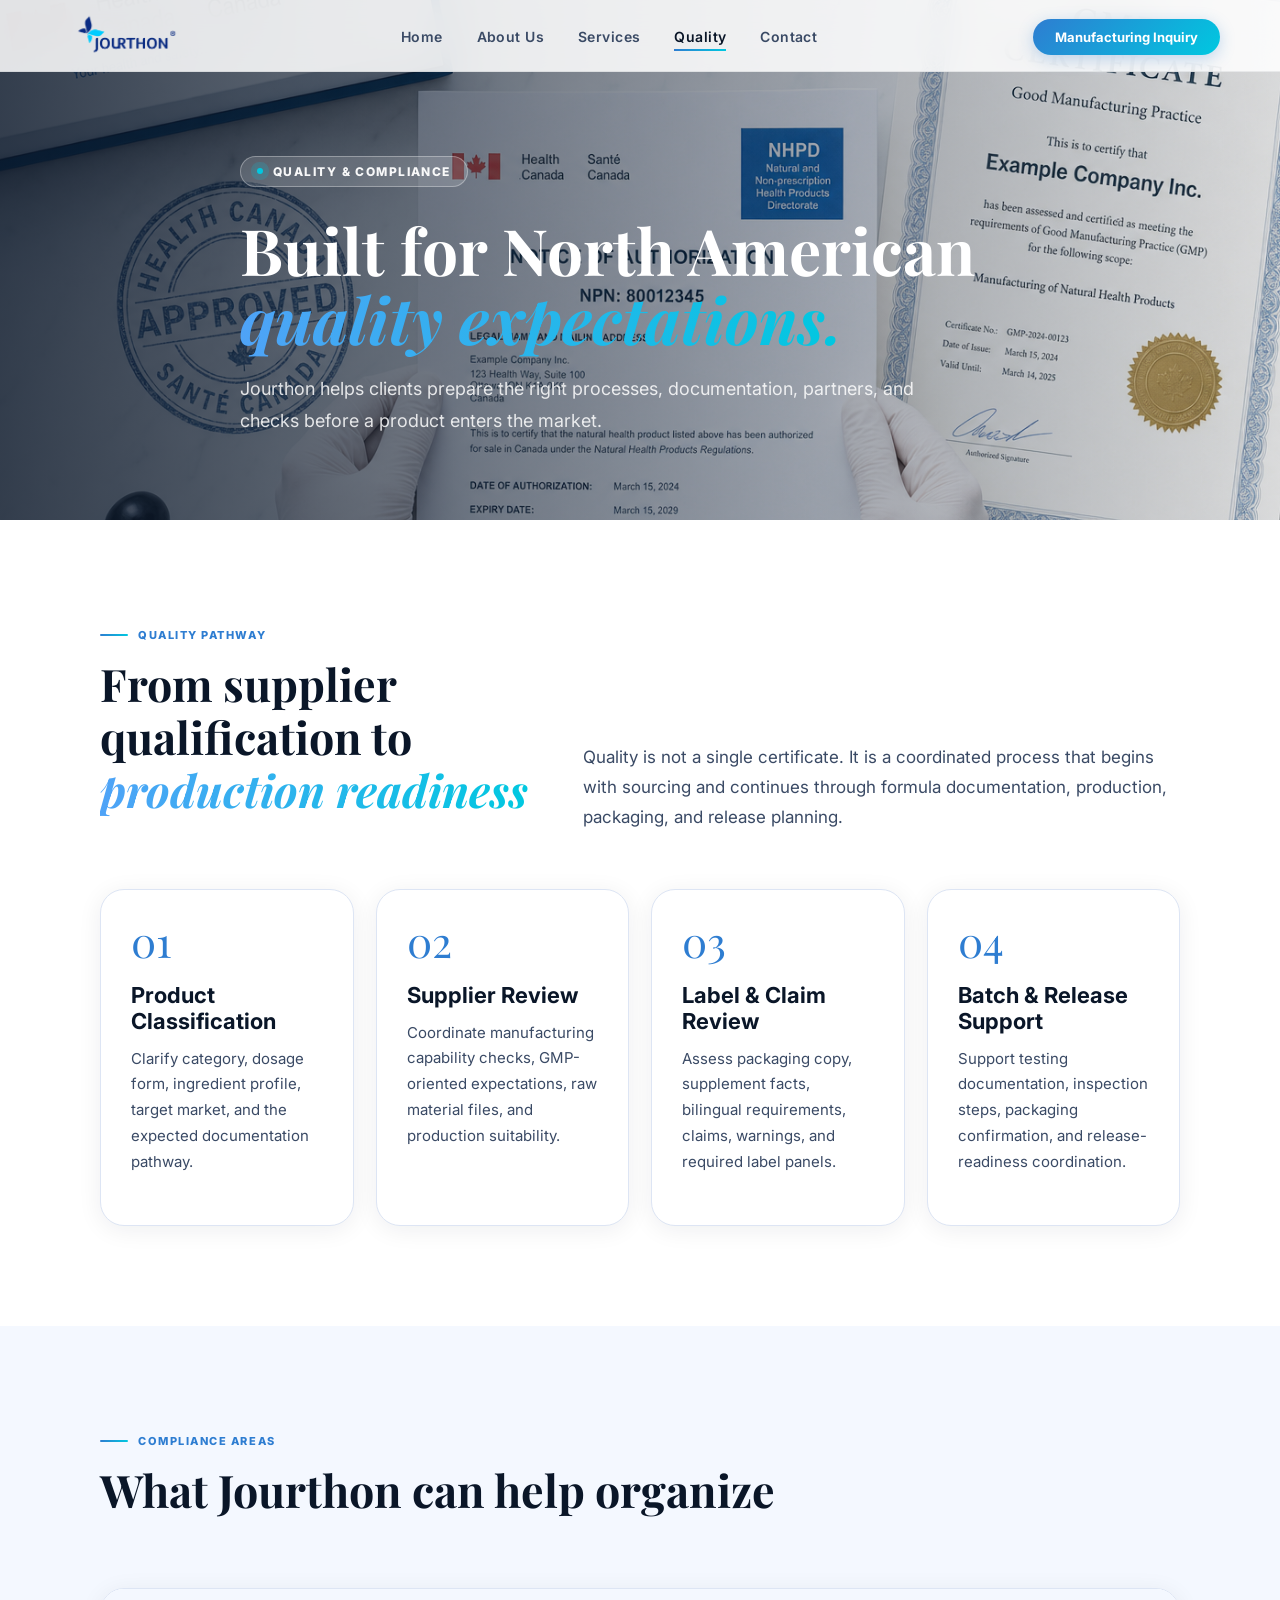
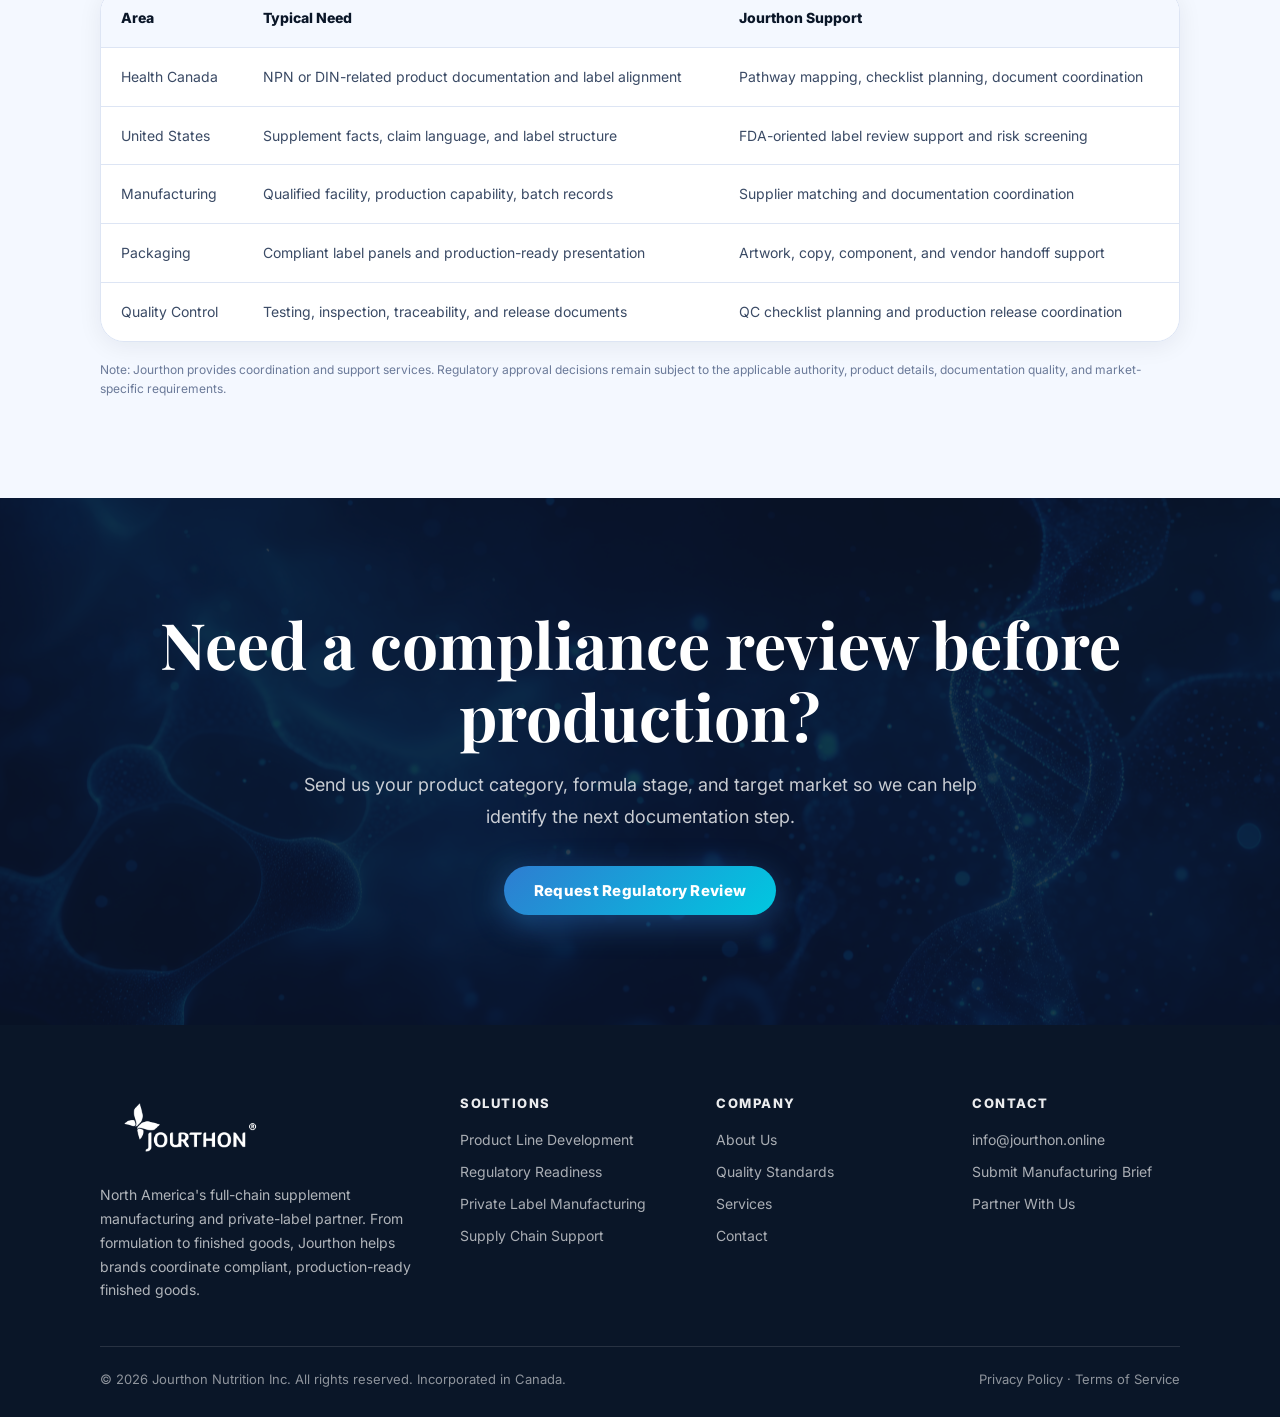
<file: quality.html>
<!doctype html><html lang="en"><head><meta charset="utf-8"><meta name="viewport" content="width=device-width, initial-scale=1"><title>Jourthon Quality & Compliance</title><meta name="description" content="Jourthon Nutrition Inc. — North America supplement contract manufacturing and private-label partner."><link rel="stylesheet" href="style.css"></head><body><nav class="site-nav"><a class="nav-logo" href="index.html"><img src="images/jourthon_logo_color.webp" alt="Jourthon Nutrition"></a><ul class="nav-links"><li><a class="" href="index.html">Home</a></li><li><a class="" href="about.html">About Us</a></li><li><a class="" href="services.html">Services</a></li><li><a class="active" href="quality.html">Quality</a></li><li><a class="" href="contact.html">Contact</a></li></ul><div class="nav-cta"><a class="btn-primary-nav" href="contact.html#inquiry">Manufacturing Inquiry</a></div><button class="nav-hamburger" aria-label="Open menu"><span></span><span></span><span></span></button></nav><div class="mobile-menu"><a href="index.html">Home</a><a href="about.html">About Us</a><a href="services.html">Services</a><a href="quality.html">Quality</a><a href="contact.html">Contact</a><a class="btn-primary btn-mobile" href="contact.html#inquiry">Manufacturing Inquiry</a></div><header class="page-hero"><div class="page-hero-bg" style="background-image:url('images/service_compliance.jpg')"></div><div class="page-hero-content"><div class="eyebrow reveal"><span class="dot"></span>Quality & Compliance</div><h1 class="page-title reveal">Built for North American <em>quality expectations.</em></h1><p class="page-subtitle reveal">Jourthon helps clients prepare the right processes, documentation, partners, and checks before a product enters the market.</p></div></header><section><div class="container"><div class="section-header"><div><div class="section-kicker reveal">Quality Pathway</div><h2 class="section-title reveal">From supplier qualification to <em>production readiness</em></h2></div><p class="section-subtitle reveal">Quality is not a single certificate. It is a coordinated process that begins with sourcing and continues through formula documentation, production, packaging, and release planning.</p></div><div class="quality-grid"><article class="quality-card reveal"><div class="quality-num">01</div><h3>Product Classification</h3><p>Clarify category, dosage form, ingredient profile, target market, and the expected documentation pathway.</p></article><article class="quality-card reveal"><div class="quality-num">02</div><h3>Supplier Review</h3><p>Coordinate manufacturing capability checks, GMP-oriented expectations, raw material files, and production suitability.</p></article><article class="quality-card reveal"><div class="quality-num">03</div><h3>Label & Claim Review</h3><p>Assess packaging copy, supplement facts, bilingual requirements, claims, warnings, and required label panels.</p></article><article class="quality-card reveal"><div class="quality-num">04</div><h3>Batch & Release Support</h3><p>Support testing documentation, inspection steps, packaging confirmation, and release-readiness coordination.</p></article></div></div></section><section class="light-section"><div class="container"><div class="section-header"><div><div class="section-kicker reveal">Compliance Areas</div><h2 class="section-title reveal">What Jourthon can help organize</h2></div></div><div class="table-wrap reveal"><table><thead><tr><th>Area</th><th>Typical Need</th><th>Jourthon Support</th></tr></thead><tbody><tr><td>Health Canada</td><td>NPN or DIN-related product documentation and label alignment</td><td>Pathway mapping, checklist planning, document coordination</td></tr><tr><td>United States</td><td>Supplement facts, claim language, and label structure</td><td>FDA-oriented label review support and risk screening</td></tr><tr><td>Manufacturing</td><td>Qualified facility, production capability, batch records</td><td>Supplier matching and documentation coordination</td></tr><tr><td>Packaging</td><td>Compliant label panels and production-ready presentation</td><td>Artwork, copy, component, and vendor handoff support</td></tr><tr><td>Quality Control</td><td>Testing, inspection, traceability, and release documents</td><td>QC checklist planning and production release coordination</td></tr></tbody></table></div><p class="form-note" style="margin-top:18px">Note: Jourthon provides coordination and support services. Regulatory approval decisions remain subject to the applicable authority, product details, documentation quality, and market-specific requirements.</p></div></section><section class="cta"><div class="cta-bg" style="background-image:url('images/cta_bg.jpg')"></div><div class="container reveal"><h2>Need a compliance review before production?</h2><p>Send us your product category, formula stage, and target market so we can help identify the next documentation step.</p><div class="cta-actions"><a class="btn-primary" href="contact.html#inquiry">Request Regulatory Review</a></div></div></section><footer><div class="container"><div class="footer-grid"><div><a class="footer-logo" href="index.html"><img src="images/jourthon_logo_white.webp" alt="Jourthon Nutrition"></a><p class="footer-desc">North America's full-chain supplement manufacturing and private-label partner. From formulation to finished goods, Jourthon helps brands coordinate compliant, production-ready finished goods.</p></div><div><div class="footer-title">Solutions</div><ul class="footer-links"><li><a href="services.html#contract-manufacturing">Product Line Development</a></li><li><a href="services.html#regulatory-compliance">Regulatory Readiness</a></li><li><a href="services.html#nutritional-supplements">Private Label Manufacturing</a></li><li><a href="services.html#packaging">Supply Chain Support</a></li></ul></div><div><div class="footer-title">Company</div><ul class="footer-links"><li><a href="about.html">About Us</a></li><li><a href="quality.html">Quality Standards</a></li><li><a href="services.html">Services</a></li><li><a href="contact.html">Contact</a></li></ul></div><div><div class="footer-title">Contact</div><ul class="footer-links"><li><a href="mailto:info@jourthon.online">info@jourthon.online</a></li><li><a href="contact.html#inquiry">Submit Manufacturing Brief</a></li><li><a href="contact.html">Partner With Us</a></li></ul></div></div><div class="footer-bottom"><div>© 2026 Jourthon Nutrition Inc. All rights reserved. Incorporated in Canada.</div><div>Privacy Policy · Terms of Service</div></div></div></footer><script src="script.js"></script></body></html>
</file>
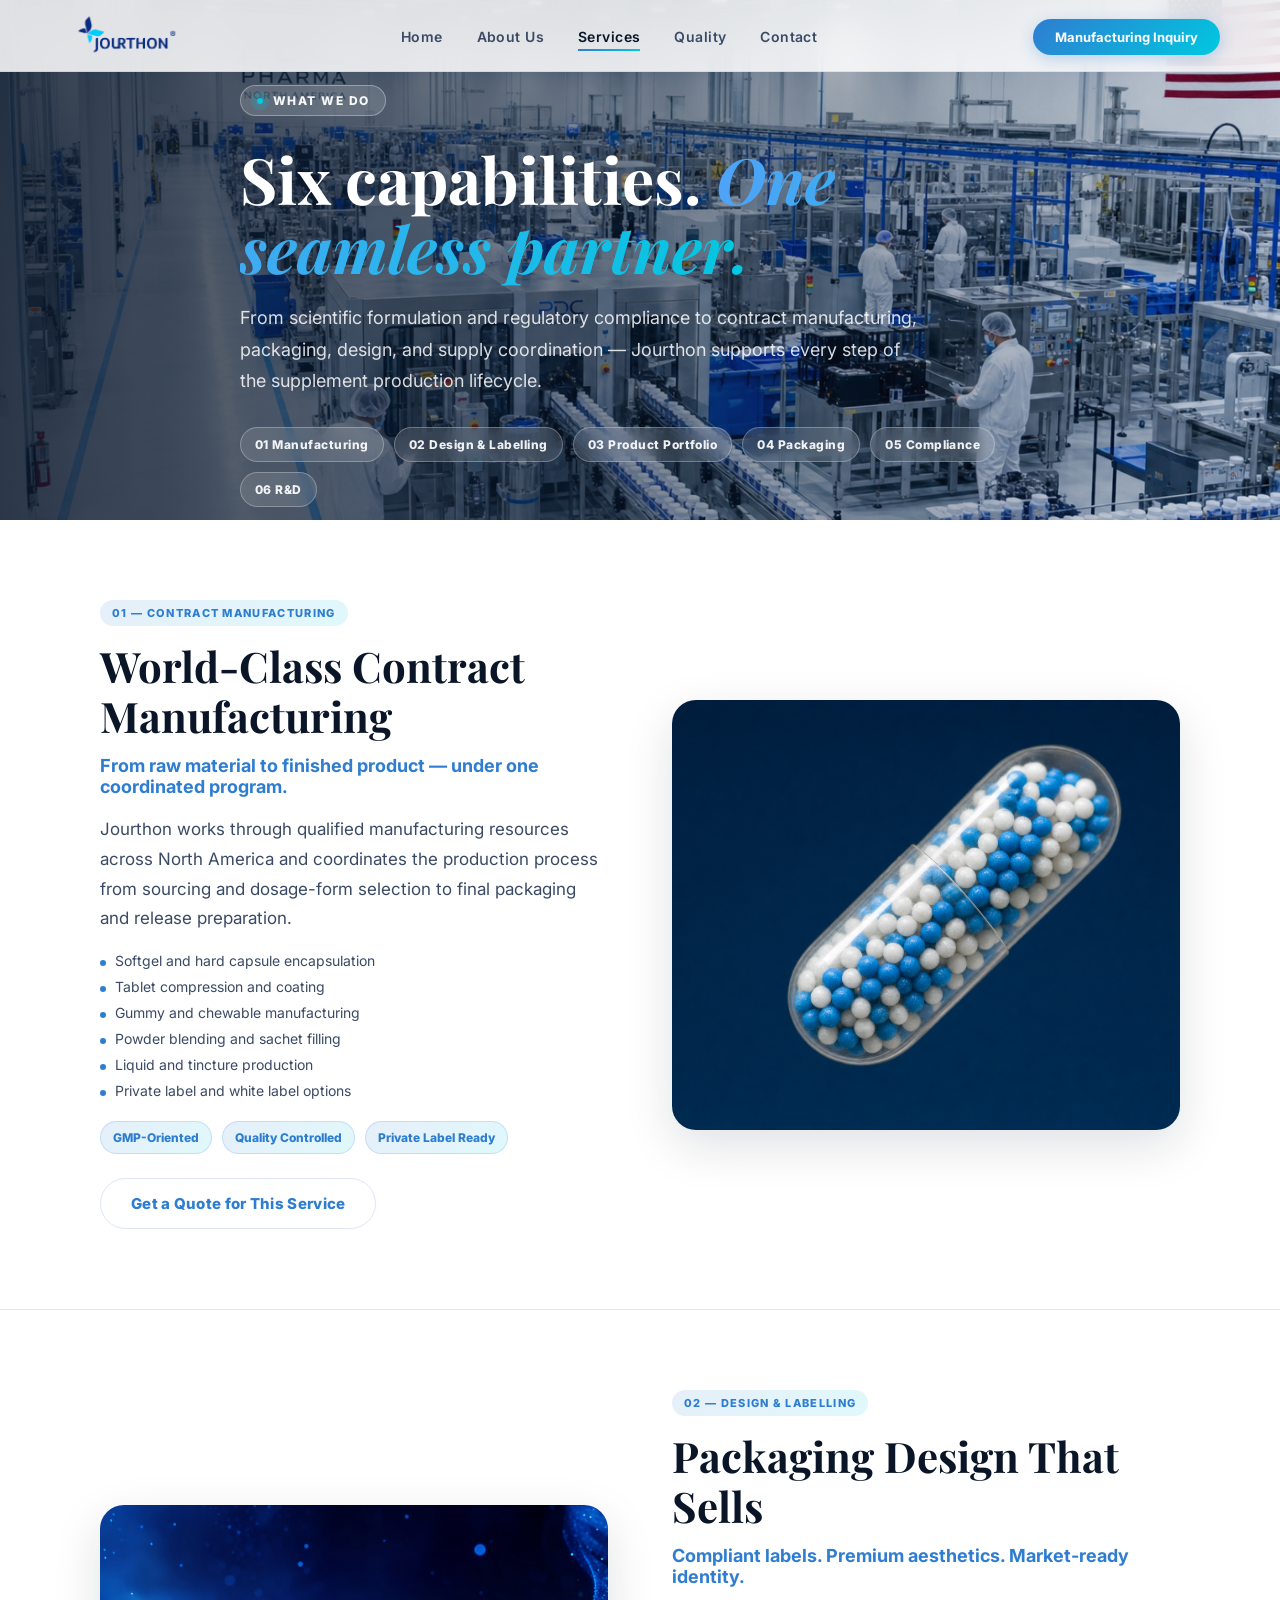
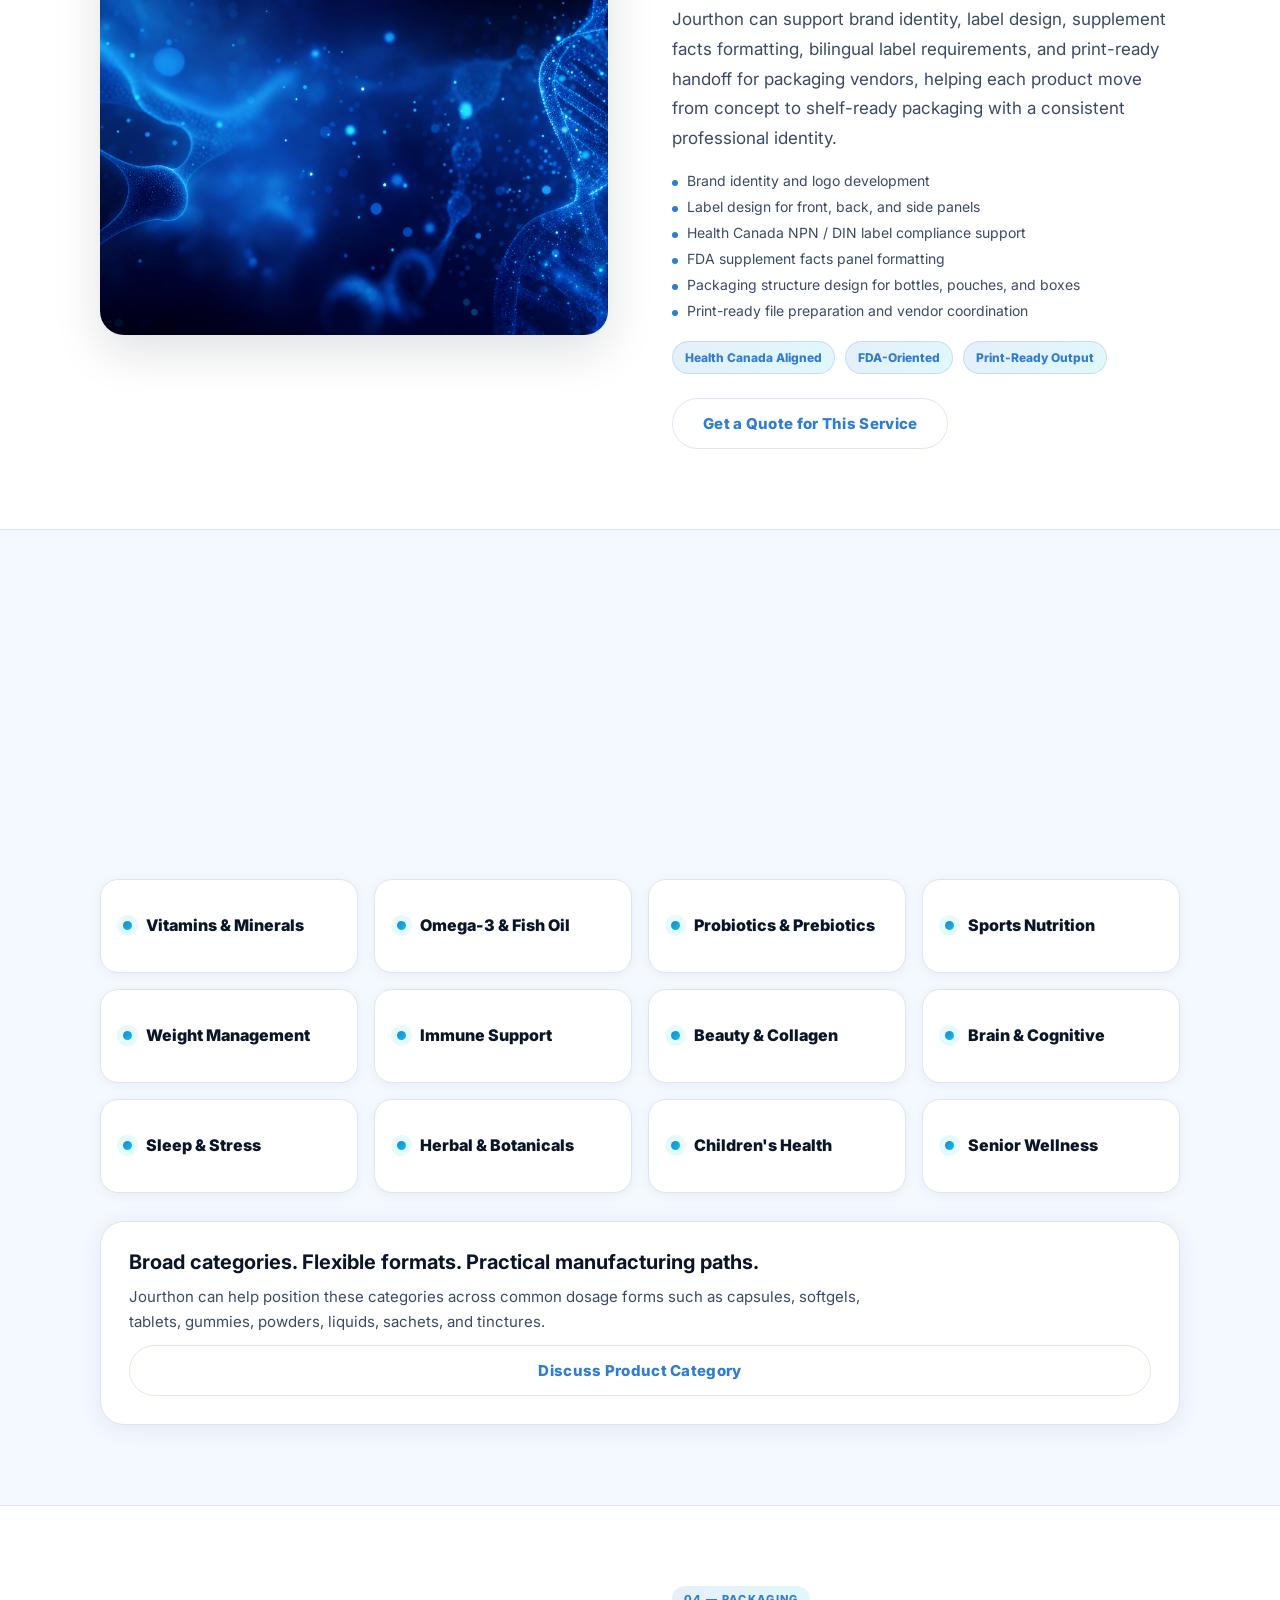
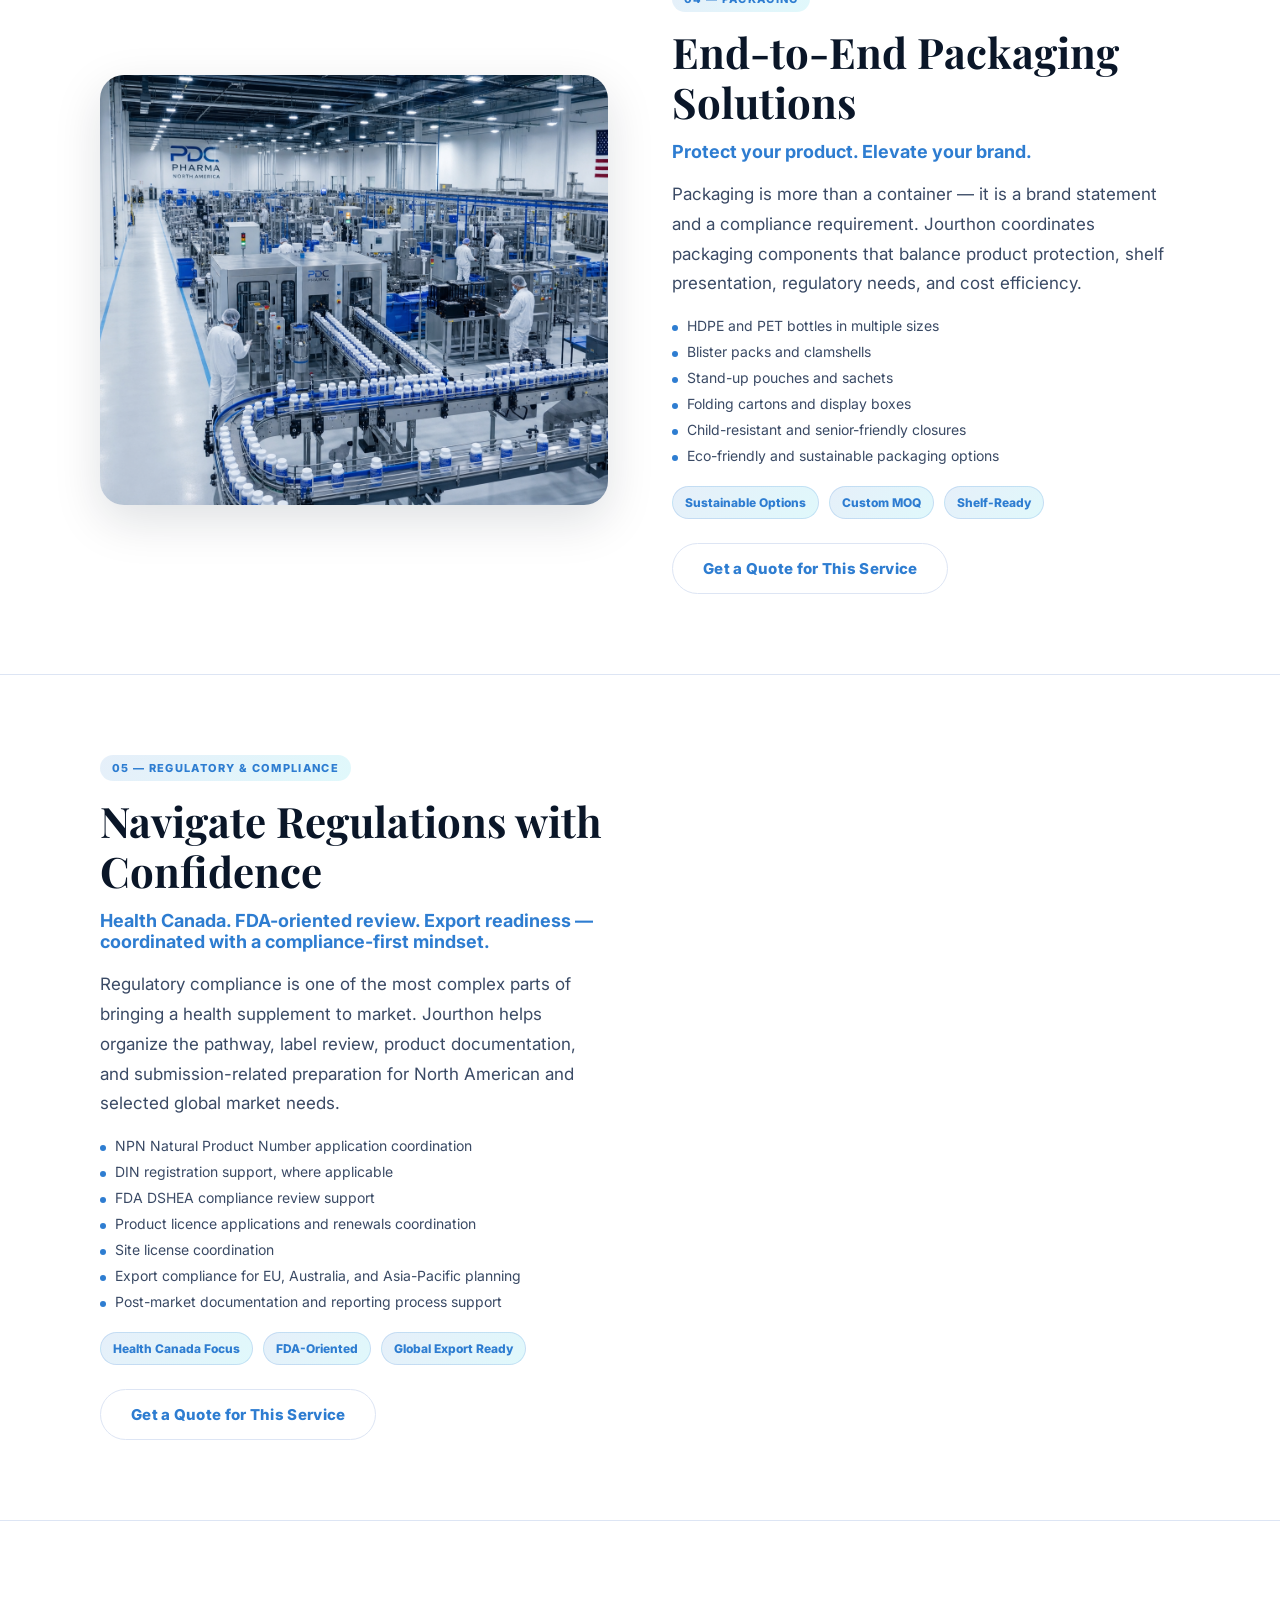
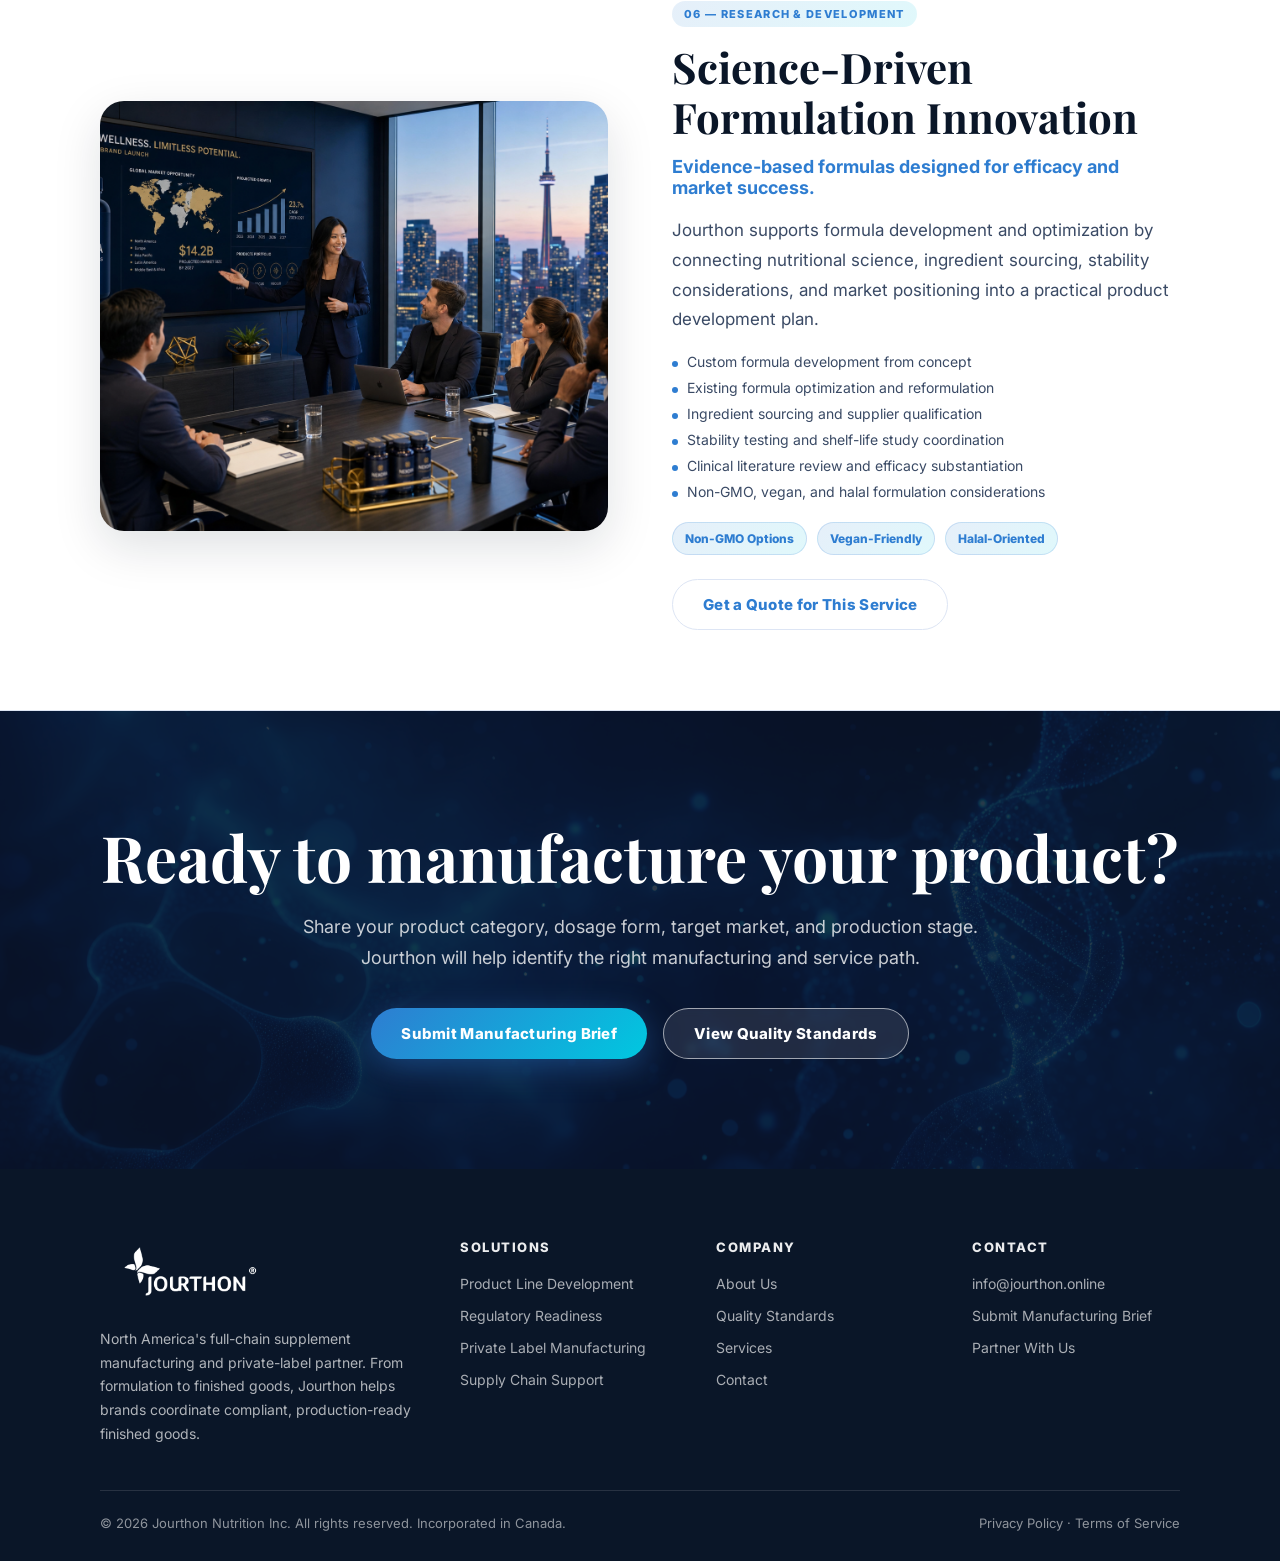
<file: services.html>
<!doctype html><html lang="en"><head><meta charset="utf-8"><meta name="viewport" content="width=device-width, initial-scale=1"><title>Jourthon Services — Formulation, Compliance, Manufacturing</title><meta name="description" content="Jourthon Nutrition Inc. — North America supplement contract manufacturing and private-label partner."><link rel="stylesheet" href="style.css"></head><body><nav class="site-nav"><a class="nav-logo" href="index.html"><img src="images/jourthon_logo_color.webp" alt="Jourthon Nutrition"></a><ul class="nav-links"><li><a class="" href="index.html">Home</a></li><li><a class="" href="about.html">About Us</a></li><li><a class="active" href="services.html">Services</a></li><li><a class="" href="quality.html">Quality</a></li><li><a class="" href="contact.html">Contact</a></li></ul><div class="nav-cta"><a class="btn-primary-nav" href="contact.html#inquiry">Manufacturing Inquiry</a></div><button class="nav-hamburger" aria-label="Open menu"><span></span><span></span><span></span></button></nav><div class="mobile-menu"><a href="index.html">Home</a><a href="about.html">About Us</a><a href="services.html">Services</a><a href="quality.html">Quality</a><a href="contact.html">Contact</a><a class="btn-primary btn-mobile" href="contact.html#inquiry">Manufacturing Inquiry</a></div><header class="page-hero"><div class="page-hero-bg" style="background-image:url('images/service_supplychain.jpg')"></div><div class="page-hero-content"><div class="eyebrow reveal"><span class="dot"></span>What We Do</div><h1 class="page-title reveal">Six capabilities. <em>One seamless partner.</em></h1><p class="page-subtitle reveal">From scientific formulation and regulatory compliance to contract manufacturing, packaging, design, and supply coordination — Jourthon supports every step of the supplement production lifecycle.</p><div class="service-anchor-nav reveal"><a href="#contract-manufacturing">01 Manufacturing</a><a href="#design-labelling">02 Design & Labelling</a><a href="#nutritional-supplements">03 Product Portfolio</a><a href="#packaging">04 Packaging</a><a href="#regulatory-compliance">05 Compliance</a><a href="#research-development">06 R&D</a></div></div></header>
<section id="contract-manufacturing" class="service-module"><div class="container service-row "><div class="service-text reveal"><span class="tag">01 — Contract Manufacturing</span><h2>World-Class Contract Manufacturing</h2><p class="lead">From raw material to finished product — under one coordinated program.</p><p class="section-subtitle">Jourthon works through qualified manufacturing resources across North America and coordinates the production process from sourcing and dosage-form selection to final packaging and release preparation.</p><ul class="mini-list"><li>Softgel and hard capsule encapsulation</li><li>Tablet compression and coating</li><li>Gummy and chewable manufacturing</li><li>Powder blending and sachet filling</li><li>Liquid and tincture production</li><li>Private label and white label options</li></ul><div class="service-badges"><span>GMP-Oriented</span><span>Quality Controlled</span><span>Private Label Ready</span></div><a class="btn-light" href="contact.html#inquiry">Get a Quote for This Service</a></div><div class="service-img reveal"><img src="images/service_formulation.jpg" alt="Contract Manufacturing"></div></div></section>
<section id="design-labelling" class="service-module"><div class="container service-row reverse"><div class="service-text reveal"><span class="tag">02 — Design & Labelling</span><h2>Packaging Design That Sells</h2><p class="lead">Compliant labels. Premium aesthetics. Market-ready identity.</p><p class="section-subtitle">Jourthon can support brand identity, label design, supplement facts formatting, bilingual label requirements, and print-ready handoff for packaging vendors, helping each product move from concept to shelf-ready packaging with a consistent professional identity.</p><ul class="mini-list"><li>Brand identity and logo development</li><li>Label design for front, back, and side panels</li><li>Health Canada NPN / DIN label compliance support</li><li>FDA supplement facts panel formatting</li><li>Packaging structure design for bottles, pouches, and boxes</li><li>Print-ready file preparation and vendor coordination</li></ul><div class="service-badges"><span>Health Canada Aligned</span><span>FDA-Oriented</span><span>Print-Ready Output</span></div><a class="btn-light" href="contact.html#inquiry">Get a Quote for This Service</a></div><div class="service-img reveal"><img src="images/cta_bg.jpg" alt="Design and labelling"></div></div></section>
<section id="nutritional-supplements" class="service-module product-portfolio-section"><div class="container"><div class="section-header"><div><div class="section-kicker reveal">03 — Nutritional Supplements</div><h2 class="section-title reveal">A complete supplement <em>product portfolio</em></h2></div><p class="section-subtitle reveal">Jourthon supports a broad range of nutrition supplement categories, helping clients turn product concepts into manufacturable, packaged, and supply-ready private-label or contract-manufactured products.</p></div><div class="product-portfolio-grid reveal"><article class="product-chip"><span>Vitamins & Minerals</span></article><article class="product-chip"><span>Omega-3 & Fish Oil</span></article><article class="product-chip"><span>Probiotics & Prebiotics</span></article><article class="product-chip"><span>Sports Nutrition</span></article><article class="product-chip"><span>Weight Management</span></article><article class="product-chip"><span>Immune Support</span></article><article class="product-chip"><span>Beauty & Collagen</span></article><article class="product-chip"><span>Brain & Cognitive</span></article><article class="product-chip"><span>Sleep & Stress</span></article><article class="product-chip"><span>Herbal & Botanicals</span></article><article class="product-chip"><span>Children's Health</span></article><article class="product-chip"><span>Senior Wellness</span></article></div><div class="portfolio-note reveal"><strong>Broad categories. Flexible formats. Practical manufacturing paths.</strong><p>Jourthon can help position these categories across common dosage forms such as capsules, softgels, tablets, gummies, powders, liquids, sachets, and tinctures.</p><a class="btn-light" href="contact.html#inquiry">Discuss Product Category</a></div></div></section>
<section id="packaging" class="service-module"><div class="container service-row reverse"><div class="service-text reveal"><span class="tag">04 — Packaging</span><h2>End-to-End Packaging Solutions</h2><p class="lead">Protect your product. Elevate your brand.</p><p class="section-subtitle">Packaging is more than a container — it is a brand statement and a compliance requirement. Jourthon coordinates packaging components that balance product protection, shelf presentation, regulatory needs, and cost efficiency.</p><ul class="mini-list"><li>HDPE and PET bottles in multiple sizes</li><li>Blister packs and clamshells</li><li>Stand-up pouches and sachets</li><li>Folding cartons and display boxes</li><li>Child-resistant and senior-friendly closures</li><li>Eco-friendly and sustainable packaging options</li></ul><div class="service-badges"><span>Sustainable Options</span><span>Custom MOQ</span><span>Shelf-Ready</span></div><a class="btn-light" href="contact.html#inquiry">Get a Quote for This Service</a></div><div class="service-img reveal"><img src="images/service_supplychain.jpg" alt="Packaging solutions"></div></div></section>
<section id="regulatory-compliance" class="service-module"><div class="container service-row "><div class="service-text reveal"><span class="tag">05 — Regulatory & Compliance</span><h2>Navigate Regulations with Confidence</h2><p class="lead">Health Canada. FDA-oriented review. Export readiness — coordinated with a compliance-first mindset.</p><p class="section-subtitle">Regulatory compliance is one of the most complex parts of bringing a health supplement to market. Jourthon helps organize the pathway, label review, product documentation, and submission-related preparation for North American and selected global market needs.</p><ul class="mini-list"><li>NPN Natural Product Number application coordination</li><li>DIN registration support, where applicable</li><li>FDA DSHEA compliance review support</li><li>Product licence applications and renewals coordination</li><li>Site license coordination</li><li>Export compliance for EU, Australia, and Asia-Pacific planning</li><li>Post-market documentation and reporting process support</li></ul><div class="service-badges"><span>Health Canada Focus</span><span>FDA-Oriented</span><span>Global Export Ready</span></div><a class="btn-light" href="contact.html#inquiry">Get a Quote for This Service</a></div><div class="service-img reveal"><img src="images/service_compliance.jpg" alt="Regulatory compliance"></div></div></section>
<section id="research-development" class="service-module"><div class="container service-row reverse"><div class="service-text reveal"><span class="tag">06 — Research & Development</span><h2>Science-Driven Formulation Innovation</h2><p class="lead">Evidence-based formulas designed for efficacy and market success.</p><p class="section-subtitle">Jourthon supports formula development and optimization by connecting nutritional science, ingredient sourcing, stability considerations, and market positioning into a practical product development plan.</p><ul class="mini-list"><li>Custom formula development from concept</li><li>Existing formula optimization and reformulation</li><li>Ingredient sourcing and supplier qualification</li><li>Stability testing and shelf-life study coordination</li><li>Clinical literature review and efficacy substantiation</li><li>Non-GMO, vegan, and halal formulation considerations</li></ul><div class="service-badges"><span>Non-GMO Options</span><span>Vegan-Friendly</span><span>Halal-Oriented</span></div><a class="btn-light" href="contact.html#inquiry">Get a Quote for This Service</a></div><div class="service-img reveal"><img src="images/service_market.jpg" alt="Research and development"></div></div></section>
<section class="cta"><div class="cta-bg" style="background-image:url('images/cta_bg.jpg')"></div><div class="container reveal"><h2>Ready to manufacture your product?</h2><p>Share your product category, dosage form, target market, and production stage. Jourthon will help identify the right manufacturing and service path.</p><div class="cta-actions"><a class="btn-primary" href="contact.html#inquiry">Submit Manufacturing Brief</a><a class="btn-secondary" href="quality.html">View Quality Standards</a></div></div></section><footer><div class="container"><div class="footer-grid"><div><a class="footer-logo" href="index.html"><img src="images/jourthon_logo_white.webp" alt="Jourthon Nutrition"></a><p class="footer-desc">North America's full-chain supplement manufacturing and private-label partner. From formulation to finished goods, Jourthon helps brands coordinate compliant, production-ready finished goods.</p></div><div><div class="footer-title">Solutions</div><ul class="footer-links"><li><a href="services.html#contract-manufacturing">Product Line Development</a></li><li><a href="services.html#regulatory-compliance">Regulatory Readiness</a></li><li><a href="services.html#nutritional-supplements">Private Label Manufacturing</a></li><li><a href="services.html#packaging">Supply Chain Support</a></li></ul></div><div><div class="footer-title">Company</div><ul class="footer-links"><li><a href="about.html">About Us</a></li><li><a href="quality.html">Quality Standards</a></li><li><a href="services.html">Services</a></li><li><a href="contact.html">Contact</a></li></ul></div><div><div class="footer-title">Contact</div><ul class="footer-links"><li><a href="mailto:info@jourthon.online">info@jourthon.online</a></li><li><a href="contact.html#inquiry">Submit Manufacturing Brief</a></li><li><a href="contact.html">Partner With Us</a></li></ul></div></div><div class="footer-bottom"><div>© 2026 Jourthon Nutrition Inc. All rights reserved. Incorporated in Canada.</div><div>Privacy Policy · Terms of Service</div></div></div></footer><script src="script.js"></script></body></html>
</file>
<file: style.css>
@import url('https://fonts.googleapis.com/css2?family=Inter:wght@400;500;600;700;800&family=Playfair+Display:wght@600;700;800&display=swap');

:root {
  --navy:#0A1628;
  --navy-mid:#0D2040;
  --blue:#1A4B8C;
  --blue-mid:#1E5FAD;
  --blue-light:#2E7DD1;
  --electric:#4FA3F7;
  --cyan:#00C8E0;
  --vivid-orange:#FF6B35;
  --vivid-teal:#00BFA6;
  --vivid-amber:#FFB800;
  --hero-grad-start:#0D1F3C;
  --hero-grad-end:#1A3A5C;
  --white:#FFFFFF;
  --off-white:#F4F8FF;
  --off-white2:#EEF3FB;
  --gray-light:#DDE5F4;
  --gray:#8A9AB5;
  --text-dark:#0A1628;
  --text-mid:#3A4A65;
  --text-light:#6B7A99;
  --radius-sm:8px;
  --radius-md:16px;
  --radius-lg:24px;
  --shadow-card:0 4px 24px rgba(10,22,40,.07);
  --shadow-hover:0 16px 48px rgba(10,22,40,.13);
  --shadow-soft:0 2px 12px rgba(10,22,40,.05);
  --transition:.35s cubic-bezier(.4,0,.2,1);
}
*{box-sizing:border-box;margin:0;padding:0}html{scroll-behavior:smooth}body{font-family:Inter,system-ui,-apple-system,Segoe UI,sans-serif;color:var(--text-dark);background:var(--white);overflow-x:hidden}a{text-decoration:none;color:inherit}img{display:block;max-width:100%}.container{max-width:1200px;margin:0 auto;padding:0 60px}.muted{color:var(--text-light)}
.site-nav{position:fixed;top:0;left:0;right:0;z-index:1000;height:72px;display:flex;align-items:center;justify-content:space-between;padding:0 60px;background:rgba(255,255,255,.86);backdrop-filter:blur(16px);-webkit-backdrop-filter:blur(16px);border-bottom:1px solid rgba(10,22,40,.07);transition:box-shadow var(--transition),background var(--transition)}.site-nav.scrolled{background:rgba(255,255,255,.97);box-shadow:0 2px 24px rgba(10,22,40,.08)}.nav-logo{display:flex;align-items:center}.nav-logo img{height:52px;width:auto}.nav-links{display:flex;align-items:center;gap:34px;list-style:none}.nav-links a{font-size:14px;font-weight:600;letter-spacing:.03em;color:var(--text-mid);position:relative}.nav-links a:after{content:'';position:absolute;left:0;right:0;bottom:-6px;height:2px;background:linear-gradient(90deg,var(--blue-light),var(--cyan));transform:scaleX(0);transform-origin:left;transition:transform var(--transition)}.nav-links a:hover,.nav-links a.active{color:var(--navy)}.nav-links a:hover:after,.nav-links a.active:after{transform:scaleX(1)}.btn-primary-nav{padding:10px 22px;border-radius:50px;background:linear-gradient(135deg,var(--blue-light),var(--cyan));color:var(--white);font-size:13px;font-weight:700;box-shadow:0 4px 16px rgba(46,125,209,.28)}.nav-hamburger{display:none;width:42px;height:42px;border:0;background:transparent;cursor:pointer;z-index:1100}.nav-hamburger span{display:block;width:24px;height:2px;background:var(--navy);margin:5px auto;border-radius:2px;transition:.25s}.nav-hamburger.open span:nth-child(1){transform:translateY(7px) rotate(45deg)}.nav-hamburger.open span:nth-child(2){opacity:0}.nav-hamburger.open span:nth-child(3){transform:translateY(-7px) rotate(-45deg)}.mobile-menu{display:none;position:fixed;inset:0;z-index:999;background:rgba(255,255,255,.98);backdrop-filter:blur(20px);align-items:center;justify-content:center;flex-direction:column;padding:90px 32px 40px}.mobile-menu.open{display:flex}.mobile-menu a{display:block;text-align:center;padding:16px 0;font-size:22px;font-weight:700;color:var(--text-mid);border-bottom:1px solid rgba(10,22,40,.07);width:min(320px,90vw)}.mobile-menu .btn-mobile{margin-top:24px;width:min(280px,90vw);border-bottom:0;color:var(--white);font-size:15px}
.hero{position:relative;height:100vh;max-height:820px;min-height:540px;display:flex;align-items:center;overflow:hidden}.hero-bg,.page-hero-bg{position:absolute;inset:0;background-size:110%;background-position:center 30%;background-color:var(--navy);filter:brightness(1.02) saturate(1.10)}.hero-overlay{position:absolute;inset:0;background:linear-gradient(120deg,rgba(8,18,36,.55) 0%,rgba(8,18,36,.30) 28%,rgba(8,18,36,.06) 52%,transparent 70%)}.hero-content{position:relative;z-index:2;max-width:700px;margin:0;padding:0 0 0 80px}.eyebrow{display:inline-flex;align-items:center;gap:10px;padding:7px 16px;border-radius:50px;background:rgba(255,255,255,.14);border:1px solid rgba(255,255,255,.32);font-size:12px;font-weight:800;letter-spacing:.12em;text-transform:uppercase;color:rgba(255,255,255,.95);margin-bottom:28px}.eyebrow .dot{width:6px;height:6px;border-radius:50%;background:var(--cyan);box-shadow:0 0 0 6px rgba(0,200,224,.18)}.hero-title{font-family:'Playfair Display',serif;font-size:clamp(36px,4.5vw,64px);line-height:1.10;color:var(--white);max-width:620px;margin-bottom:18px;text-shadow:0 2px 24px rgba(8,18,36,.70),0 4px 40px rgba(8,18,36,.45)}.section-title em,.page-title em{font-style:italic;background:linear-gradient(90deg,var(--electric),var(--cyan));-webkit-background-clip:text;-webkit-text-fill-color:transparent;background-clip:text}.hero-title em{font-style:italic;color:#fff;-webkit-text-fill-color:#fff;background:none}.hero-subtitle{font-size:16px;line-height:1.70;color:rgba(255,255,255,.92);max-width:560px;margin-bottom:32px;text-shadow:0 2px 16px rgba(8,18,36,.65),0 4px 28px rgba(8,18,36,.40)}.hero-actions{display:flex;gap:18px;align-items:center;flex-wrap:wrap;margin-bottom:0}.btn-primary,.btn-secondary,.btn-light{display:inline-flex;align-items:center;justify-content:center;gap:10px;padding:15px 30px;border-radius:50px;font-size:15px;font-weight:800;letter-spacing:.02em;transition:all var(--transition)}.btn-primary{background:linear-gradient(135deg,var(--blue-light),var(--cyan));color:var(--white);box-shadow:0 8px 32px rgba(46,125,209,.42)}.btn-primary:hover{transform:translateY(-2px);box-shadow:0 16px 48px rgba(46,125,209,.56)}.btn-secondary{border:1.5px solid rgba(255,255,255,.58);color:var(--white);background:rgba(255,255,255,.10);backdrop-filter:blur(4px)}.btn-secondary:hover{background:rgba(255,255,255,.18)}.btn-light{border:1px solid var(--gray-light);color:var(--blue-light);background:var(--white)}.hero-stats{display:grid;grid-template-columns:repeat(4,1fr);max-width:760px;border:1px solid rgba(255,255,255,.22);border-radius:22px;background:rgba(255,255,255,.13);backdrop-filter:blur(14px);overflow:hidden}.hero-stat{padding:22px 24px;border-right:1px solid rgba(255,255,255,.18)}.hero-stat:last-child{border-right:0}.hero-stat strong{display:block;color:var(--white);font-size:32px;line-height:1;margin-bottom:6px}.hero-stat span{font-size:11px;letter-spacing:.1em;text-transform:uppercase;color:rgba(255,255,255,.72)}.ticker{overflow:hidden;background:var(--navy);color:rgba(255,255,255,.84);padding:14px 0}.ticker-track{display:flex;gap:55px;white-space:nowrap;animation:ticker 34s linear infinite}.ticker span{display:inline-flex;align-items:center;gap:10px;font-size:12px;font-weight:800;letter-spacing:.1em;text-transform:uppercase}.ticker span:before{content:'';width:5px;height:5px;border-radius:50%;background:var(--cyan)}@keyframes ticker{from{transform:translateX(0)}to{transform:translateX(-50%)}}
section{padding:100px 0}.section-kicker{font-size:11px;font-weight:800;letter-spacing:.14em;text-transform:uppercase;color:var(--blue-light);display:inline-flex;align-items:center;gap:10px;margin-bottom:16px}.section-kicker:before{content:'';width:28px;height:2px;border-radius:2px;background:linear-gradient(90deg,var(--blue-light),var(--cyan))}.section-title{font-family:'Playfair Display',serif;font-size:clamp(32px,3.5vw,50px);line-height:1.18;color:var(--navy);margin-bottom:16px}.section-subtitle{font-size:17px;line-height:1.75;color:var(--text-mid);max-width:640px}.section-header{display:flex;justify-content:space-between;align-items:flex-end;gap:40px;margin-bottom:56px}.light-section{background:var(--off-white)}.dark-section{background:var(--navy);color:var(--white)}.dark-section .section-title,.dark-section h2,.dark-section h3{color:var(--white)}.dark-section .section-subtitle,.dark-section p{color:rgba(255,255,255,.76)}
.journey-grid{display:grid;grid-template-columns:1fr .92fr;gap:72px;align-items:center}.steps{display:flex;flex-direction:column}.step{display:grid;grid-template-columns:54px 1fr;gap:20px;padding:24px 0;border-bottom:1px solid var(--gray-light)}.step-num{width:38px;height:38px;border-radius:50%;display:flex;align-items:center;justify-content:center;background:var(--off-white2);color:var(--blue-light);font-weight:800;font-size:13px}.step:first-child .step-num{background:linear-gradient(135deg,var(--blue-light),var(--cyan));color:var(--white)}.step h3{font-size:18px;margin-bottom:8px;color:var(--navy)}.step p{font-size:15px;line-height:1.7;color:var(--text-mid)}.image-card{position:relative;border-radius:var(--radius-lg);overflow:hidden;box-shadow:var(--shadow-hover)}.image-card img{width:100%;height:560px;object-fit:cover}.floating-proof{position:absolute;left:28px;right:28px;bottom:28px;background:rgba(255,255,255,.94);border:1px solid rgba(10,22,40,.08);border-radius:18px;padding:22px 24px;box-shadow:var(--shadow-card);backdrop-filter:blur(12px)}.floating-proof small{display:block;font-size:11px;font-weight:800;letter-spacing:.12em;color:var(--blue-light);text-transform:uppercase;margin-bottom:8px}.floating-proof strong{display:block;font-size:17px;line-height:1.4;color:var(--navy)}.proof-line{height:4px;border-radius:5px;background:linear-gradient(90deg,var(--blue-light),var(--cyan));margin-top:16px;width:74%}.cards-grid{display:grid;grid-template-columns:repeat(3,1fr);gap:24px}.solution-card,.cap-card,.quality-card,.scenario-card,.value-card,.contact-card{background:var(--white);border:1px solid var(--gray-light);border-radius:var(--radius-lg);box-shadow:var(--shadow-card);transition:all var(--transition);overflow:hidden}.solution-card:hover,.cap-card:hover,.quality-card:hover,.scenario-card:hover,.value-card:hover{transform:translateY(-6px);box-shadow:var(--shadow-hover);border-color:rgba(46,125,209,.25)}.solution-card img{width:100%;height:230px;object-fit:cover}.solution-body{padding:30px}.tag{display:inline-flex;padding:6px 12px;border-radius:50px;background:linear-gradient(135deg,rgba(46,125,209,.12),rgba(0,200,224,.12));color:var(--blue-light);font-size:11px;font-weight:800;letter-spacing:.12em;text-transform:uppercase;margin-bottom:16px}.solution-card h3,.quality-card h3,.scenario-card h3,.value-card h3{font-size:22px;color:var(--navy);margin-bottom:12px}.solution-card p,.quality-card p,.scenario-card p,.value-card p{font-size:15px;line-height:1.72;color:var(--text-mid);margin-bottom:20px}.mini-list{list-style:none;display:grid;gap:9px;margin:18px 0}.mini-list li{font-size:14px;color:var(--text-mid);display:flex;gap:9px}.mini-list li:before{content:'';width:6px;height:6px;border-radius:50%;background:var(--blue-light);margin-top:8px;flex:0 0 auto}.card-link{font-weight:800;color:var(--blue-light);font-size:14px}.capability-wrap{display:grid;grid-template-columns:1fr 1fr;gap:28px}.cap-card{padding:30px}.cap-card h3{font-size:20px;margin-bottom:18px;color:var(--navy)}.chips{display:flex;flex-wrap:wrap;gap:10px}.chip{display:inline-flex;padding:9px 13px;border-radius:50px;background:var(--off-white);border:1px solid var(--gray-light);font-size:13px;font-weight:700;color:var(--text-mid)}.quality-grid{display:grid;grid-template-columns:repeat(4,1fr);gap:22px}.quality-card{padding:30px}.quality-num{font-family:'Playfair Display',serif;font-size:42px;color:var(--blue-light);line-height:1;margin-bottom:20px}.why-grid{display:grid;grid-template-columns:.9fr 1.1fr;gap:60px;align-items:center}.feature-list{display:grid;gap:16px}.feature{display:flex;gap:16px;padding:20px 22px;background:var(--white);border:1px solid var(--gray-light);border-radius:var(--radius-md);box-shadow:var(--shadow-soft)}.feature-icon{width:42px;height:42px;display:flex;align-items:center;justify-content:center;border-radius:12px;background:linear-gradient(135deg,rgba(46,125,209,.14),rgba(0,200,224,.14));color:var(--blue-light);font-weight:900;flex:0 0 auto}.feature h3{font-size:16px;margin-bottom:5px}.feature p{font-size:14px;line-height:1.65;color:var(--text-mid)}.scenario-grid{display:grid;grid-template-columns:repeat(3,1fr);gap:24px}.scenario-card{padding:32px}.cta{position:relative;overflow:hidden;background:var(--navy);color:var(--white);padding:110px 0}.cta-bg{position:absolute;inset:0;background-size:cover;background-position:center;opacity:.16}.cta .container{position:relative;z-index:1;text-align:center}.cta h2{font-family:'Playfair Display',serif;font-size:clamp(36px,5vw,64px);line-height:1.12;margin-bottom:18px}.cta p{max-width:680px;margin:0 auto 34px;color:rgba(255,255,255,.78);font-size:18px;line-height:1.75}.cta-actions{display:flex;justify-content:center;gap:16px;flex-wrap:wrap}.page-hero{position:relative;min-height:520px;display:flex;align-items:center;padding-top:72px;overflow:hidden}.page-hero:after{content:'';position:absolute;inset:0;background:linear-gradient(90deg,rgba(10,22,40,.82),rgba(10,22,40,.48),rgba(10,22,40,.12))}.page-hero-content{position:relative;z-index:1;max-width:920px;padding:0 60px;margin:0 auto;width:100%}.page-title{font-family:'Playfair Display',serif;font-size:clamp(42px,5vw,72px);line-height:1.08;color:var(--white);margin-bottom:20px}.page-subtitle{font-size:18px;line-height:1.75;color:rgba(255,255,255,.84);max-width:680px}.two-col{display:grid;grid-template-columns:1fr 1fr;gap:72px;align-items:center}.copy p{font-size:16px;line-height:1.82;color:var(--text-mid);margin-bottom:18px}.stats-grid{display:grid;grid-template-columns:repeat(4,1fr);gap:18px}.stat-card{padding:26px;background:var(--white);border:1px solid var(--gray-light);border-radius:var(--radius-lg);box-shadow:var(--shadow-soft)}.stat-card strong{display:block;font-size:34px;color:var(--blue-light);margin-bottom:8px}.stat-card span{font-size:13px;color:var(--text-mid);font-weight:700}.timeline{display:grid;gap:18px}.milestone{display:grid;grid-template-columns:110px 1fr;gap:26px;padding:24px;background:var(--white);border:1px solid var(--gray-light);border-radius:var(--radius-lg);box-shadow:var(--shadow-soft)}.milestone strong{color:var(--blue-light);font-size:20px}.service-module{padding:80px 0;border-bottom:1px solid var(--gray-light)}.service-row{display:grid;grid-template-columns:1fr 1fr;gap:64px;align-items:center}.service-row.reverse .service-img{order:-1}.service-img img{border-radius:var(--radius-lg);height:430px;width:100%;object-fit:cover;box-shadow:var(--shadow-hover)}.service-text h2{font-family:'Playfair Display',serif;font-size:42px;line-height:1.18;margin-bottom:14px;color:var(--navy)}.service-text .lead{font-size:18px;color:var(--blue-light);font-weight:700;margin-bottom:18px}.table-wrap{overflow-x:auto;border:1px solid var(--gray-light);border-radius:var(--radius-lg);box-shadow:var(--shadow-card)}table{border-collapse:collapse;width:100%;background:var(--white)}th,td{padding:18px 20px;border-bottom:1px solid var(--gray-light);text-align:left;font-size:14px;line-height:1.55;color:var(--text-mid)}th{background:var(--off-white);color:var(--navy);font-weight:800}tr:last-child td{border-bottom:0}.contact-layout{display:grid;grid-template-columns:.9fr 1.1fr;gap:40px}.contact-list{display:grid;gap:16px}.contact-card{padding:24px}.contact-card h3{font-size:17px;margin-bottom:8px;color:var(--navy)}.contact-card p,.contact-card a{font-size:15px;line-height:1.7;color:var(--text-mid)}.form{background:var(--white);border:1px solid var(--gray-light);border-radius:var(--radius-lg);box-shadow:var(--shadow-card);padding:34px}.form-grid{display:grid;grid-template-columns:1fr 1fr;gap:16px}.field{display:grid;gap:8px;margin-bottom:16px}.field.full{grid-column:1/-1}.field label{font-size:13px;font-weight:800;color:var(--navy)}.field input,.field select,.field textarea{width:100%;border:1px solid var(--gray-light);border-radius:12px;padding:13px 14px;font:inherit;color:var(--navy);background:var(--off-white)}.field textarea{min-height:140px;resize:vertical}.form-note{font-size:12px;color:var(--text-light);line-height:1.6;margin-top:12px}.static-note{padding:14px 16px;background:var(--off-white);border:1px solid var(--gray-light);border-radius:12px;color:var(--text-mid);font-size:13px;line-height:1.6;margin-bottom:20px}footer{background:var(--navy);color:var(--white);padding:70px 0 30px}.footer-grid{display:grid;grid-template-columns:1.5fr 1fr 1fr 1fr;gap:48px;margin-bottom:44px}.footer-logo img{height:70px;margin-bottom:18px}.footer-desc{color:rgba(255,255,255,.68);line-height:1.7;font-size:14px;max-width:320px}.footer-title{font-size:13px;font-weight:800;letter-spacing:.12em;text-transform:uppercase;color:rgba(255,255,255,.92);margin-bottom:18px}.footer-links{list-style:none;display:grid;gap:12px}.footer-links a{color:rgba(255,255,255,.65);font-size:14px}.footer-links a:hover{color:var(--cyan)}.footer-bottom{display:flex;justify-content:space-between;gap:20px;border-top:1px solid rgba(255,255,255,.12);padding-top:24px;color:rgba(255,255,255,.54);font-size:13px}.reveal{opacity:0;transform:translateY(24px);transition:opacity .7s ease,transform .7s ease}.reveal.visible{opacity:1;transform:none}
@media (max-width:980px){.container{padding:0 28px}.site-nav{padding:0 24px}.nav-links,.nav-cta{display:none}.nav-hamburger{display:block}.hero-content,.page-hero-content{padding-left:28px;padding-right:28px}.hero-stats{grid-template-columns:repeat(2,1fr);max-width:520px}.hero-stat:nth-child(2){border-right:0}.hero-stat:nth-child(1),.hero-stat:nth-child(2){border-bottom:1px solid rgba(255,255,255,.18)}.section-header,.journey-grid,.why-grid,.two-col,.service-row,.contact-layout{grid-template-columns:1fr;gap:40px}.cards-grid,.quality-grid,.scenario-grid,.stats-grid{grid-template-columns:1fr 1fr}.capability-wrap,.footer-grid{grid-template-columns:1fr 1fr}.service-row.reverse .service-img{order:0}}@media (max-width:640px){section{padding:72px 0}.hero{min-height:860px}.hero-actions,.cta-actions{align-items:stretch}.btn-primary,.btn-secondary,.btn-light{width:100%}.cards-grid,.quality-grid,.scenario-grid,.stats-grid,.capability-wrap,.footer-grid,.form-grid{grid-template-columns:1fr}.hero-stats{grid-template-columns:1fr}.hero-stat{border-right:0!important;border-bottom:1px solid rgba(255,255,255,.18)}.hero-stat:last-child{border-bottom:0}.image-card img,.service-img img{height:360px}.footer-bottom{flex-direction:column}.page-hero{min-height:470px}}

/* Restored original Services page content */
.service-anchor-nav{display:flex;flex-wrap:wrap;gap:10px;margin-top:30px;max-width:860px}.service-anchor-nav a{display:inline-flex;padding:9px 14px;border-radius:999px;background:rgba(255,255,255,.12);border:1px solid rgba(255,255,255,.28);color:rgba(255,255,255,.92);font-size:12px;font-weight:800;letter-spacing:.04em;backdrop-filter:blur(8px)}.service-anchor-nav a:hover{background:rgba(255,255,255,.2);color:var(--white)}.service-badges{display:flex;flex-wrap:wrap;gap:10px;margin:22px 0 24px}.service-badges span{display:inline-flex;padding:8px 12px;border-radius:999px;background:linear-gradient(135deg,rgba(46,125,209,.12),rgba(0,200,224,.12));border:1px solid rgba(46,125,209,.18);color:var(--blue-light);font-size:12px;font-weight:800}.product-portfolio-section{background:var(--off-white)}.product-portfolio-grid{display:grid;grid-template-columns:repeat(4,1fr);gap:16px}.product-chip{background:var(--white);border:1px solid var(--gray-light);border-radius:18px;padding:22px;box-shadow:var(--shadow-soft);transition:all var(--transition);min-height:94px;display:flex;align-items:center}.product-chip:hover{transform:translateY(-4px);box-shadow:var(--shadow-card);border-color:rgba(46,125,209,.3)}.product-chip span{font-weight:850;color:var(--navy);line-height:1.35}.product-chip:before{content:'';width:9px;height:9px;border-radius:50%;background:linear-gradient(135deg,var(--blue-light),var(--cyan));box-shadow:0 0 0 6px rgba(0,200,224,.1);margin-right:14px;flex:0 0 auto}.portfolio-note{margin-top:28px;background:var(--white);border:1px solid var(--gray-light);border-radius:var(--radius-lg);padding:28px;box-shadow:var(--shadow-card);display:grid;gap:10px}.portfolio-note strong{font-size:20px;color:var(--navy)}.portfolio-note p{font-size:15px;line-height:1.72;color:var(--text-mid);max-width:760px}@media (max-width:980px){.product-portfolio-grid{grid-template-columns:repeat(2,1fr)}}@media (max-width:640px){.service-anchor-nav{display:none}.product-portfolio-grid{grid-template-columns:1fr}.product-chip{min-height:auto}}

/* ===== HERO SPLIT LAYOUT ===== */
.hero-split {
  display: grid;
  grid-template-columns: 1fr 1fr;
  height: 100vh;
  max-height: 800px;
  min-height: 520px;
  padding-top: 72px;
}
.hero-split-left {
  background: 
    radial-gradient(ellipse 80% 60% at 20% 30%, rgba(0,180,255,.28) 0%, transparent 60%),
    radial-gradient(ellipse 60% 50% at 80% 80%, rgba(0,230,200,.18) 0%, transparent 55%),
    linear-gradient(135deg, #061529 0%, #0a2040 40%, #0c2a58 70%, #0d1f3c 100%);
  display: flex;
  align-items: center;
  padding: 48px 56px 48px 60px;
  position: relative;
  overflow: hidden;
}
.hero-split-left::before {
  content: '';
  position: absolute;
  top: -60px;
  left: -40px;
  width: 560px;
  height: 560px;
  border-radius: 50%;
  background: radial-gradient(circle, rgba(0,160,255,.22) 0%, rgba(0,100,220,.08) 45%, transparent 70%);
  pointer-events: none;
  animation: glow-pulse 6s ease-in-out infinite alternate;
}
.hero-split-left::after {
  content: '';
  position: absolute;
  bottom: -60px;
  right: 0;
  width: 380px;
  height: 380px;
  border-radius: 50%;
  background: radial-gradient(circle, rgba(0,220,200,.20) 0%, rgba(0,180,224,.06) 50%, transparent 70%);
  pointer-events: none;
  animation: glow-pulse 8s ease-in-out infinite alternate-reverse;
}
@keyframes glow-pulse {
  from { opacity: .7; transform: scale(1); }
  to   { opacity: 1;  transform: scale(1.12); }
}
.hero-split-inner {
  position: relative;
  z-index: 2;
  max-width: 580px;
}
.hero-split-left .eyebrow {
  background: rgba(255,255,255,.10);
  border: 1px solid rgba(255,255,255,.22);
}
.hero-split-left .hero-title {
  text-shadow: none;
  font-size: clamp(32px, 3.8vw, 56px);
  margin-bottom: 16px;
}
.hero-split-left .hero-subtitle {
  font-size: 16px;
  margin-bottom: 32px;
}
.hero-split-left .hero-subtitle {
  text-shadow: none;
  color: rgba(255,255,255,.82);
}
.hero-split-left .hero-stats {
  background: rgba(255,255,255,.08);
  border: 1px solid rgba(255,255,255,.14);
  max-width: 100%;
}
.hero-split-left .hero-stat strong {
  color: #fff;
}
.hero-split-right {
  position: relative;
  overflow: hidden;
}
.hero-split-img {
  width: 100%;
  height: 100%;
  object-fit: cover;
  object-position: center center;
  display: block;
}
.hero-split-badge {
  position: absolute;
  bottom: 32px;
  left: 28px;
  display: flex;
  align-items: center;
  gap: 12px;
  background: rgba(255,255,255,.92);
  border: 1px solid rgba(10,22,40,.08);
  border-radius: 50px;
  padding: 12px 20px;
  box-shadow: 0 8px 32px rgba(10,22,40,.14);
  backdrop-filter: blur(12px);
}
.badge-dot {
  width: 10px;
  height: 10px;
  border-radius: 50%;
  background: #22c55e;
  box-shadow: 0 0 0 4px rgba(34,197,94,.2);
  flex-shrink: 0;
}
.hero-split-badge strong {
  display: block;
  font-size: 13px;
  font-weight: 800;
  color: #0a1628;
  line-height: 1.2;
}
.hero-split-badge span {
  display: block;
  font-size: 11px;
  color: #64748b;
  font-weight: 600;
}
@media (max-width: 900px) {
  .hero-split {
    grid-template-columns: 1fr;
    min-height: auto;
  }
  .hero-split-left {
    padding: 60px 28px;
  }
  .hero-split-right {
    height: 320px;
  }
}

.btn-ghost {
  display: inline-flex;
  align-items: center;
  gap: 6px;
  font-size: 15px;
  font-weight: 700;
  color: rgba(255,255,255,.85);
  letter-spacing: .02em;
  transition: color .25s;
  padding: 15px 0;
}
.btn-ghost:hover { color: #fff; }
</file>
